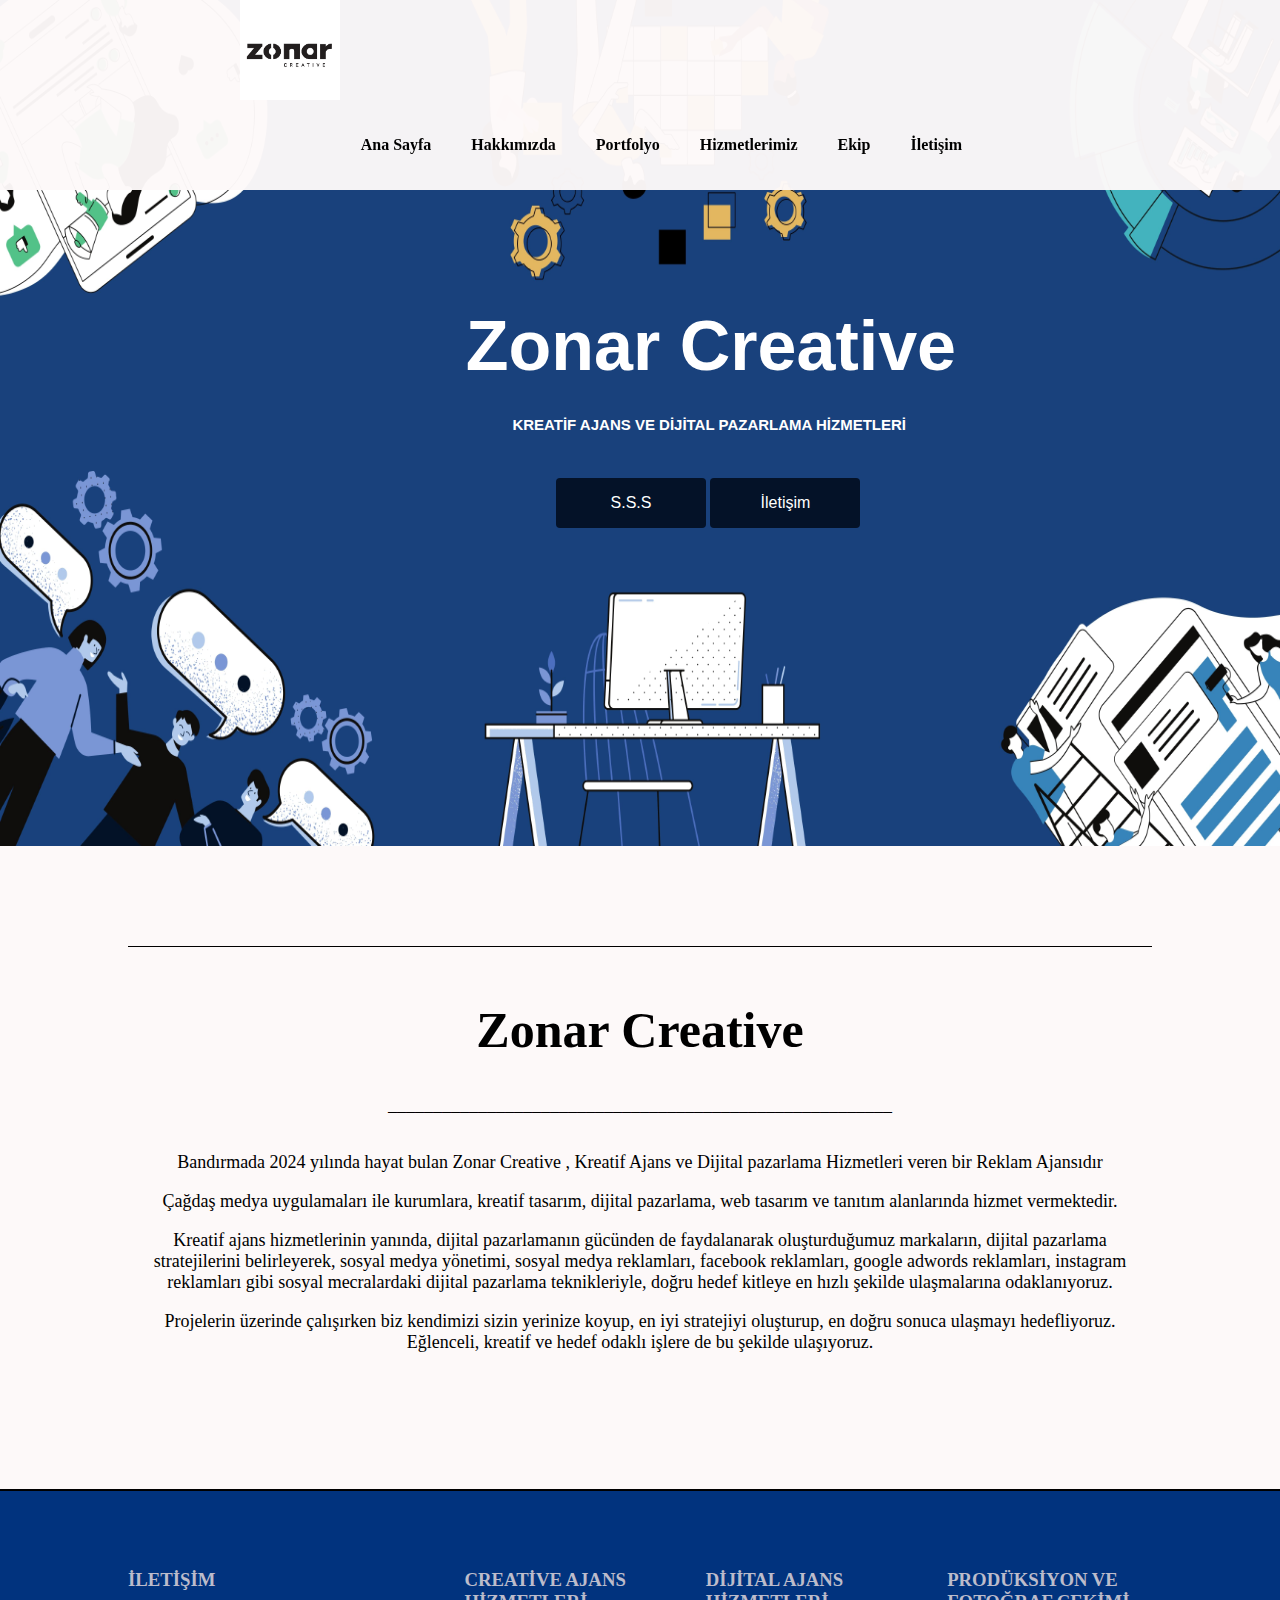
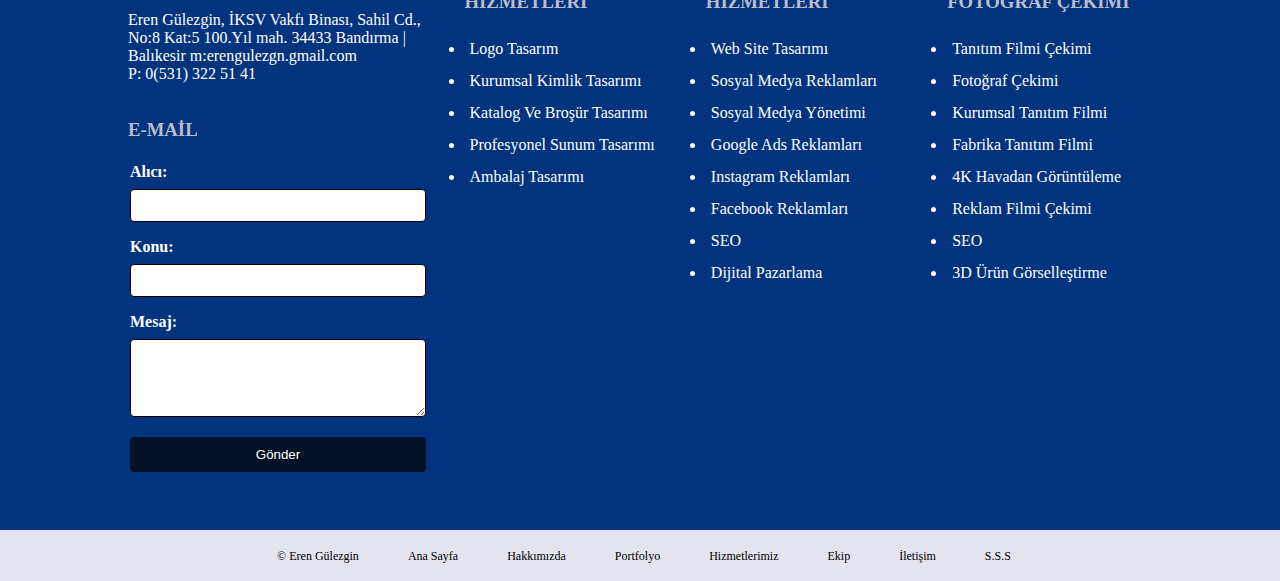
<file: index.html>
<!DOCTYPE html>
<html lang="en">
<head>
    <meta charset="UTF-8">
    <meta name="viewport" content="width=device-width, initial-scale=1.0">
    <meta name="author" content="ErenGulezgin">
    <link rel="stylesheet" href="style.css">
    <title>ZonarCreative</title>
    <link rel="icon" href="favicon.ico" type="image/x-icon">
</head>
<body>
    
    <!-- yukarı buton -->
    
    
    
    <!--Üst Kısım-->
    <div class="konteyner">
        <div class="ust_kisim">
            <div class="logo">
                <img src="Untitled-1-1.png" alt="">
            </div>
            <ul>
                <li><a href="index.html">Ana Sayfa</a></li>
                <li><a href="Hakkımızda.html">Hakkımızda</a></li>
                <li><a href="Portfolyo.html">Portfolyo</a></li>
                <li><a href="Hizmetlerimiz.html">Hizmetlerimiz</a></li>
                <li><a href="Ekip.html">Ekip</a></li>
                <li><a href="İletişim.html">İletişim</a></li>
            </ul>
        </div>
       <div class="merkez_yazi">
        <h1>Zonar Creative</h1>
        <h2>KREATİF AJANS VE DİJİTAL PAZARLAMA HİZMETLERİ</h2>

        <a href="s.s.s.html" target=""><button type="button">S.S.S</button></a>
        <a href="İletişim.html" target=""><button type="button">İletişim</button></a>
        </div>

    </div>
    <!--Üst Kısım Bitiş-->

     <!--Orta Kısım-->

     <section id="Hakkımızda">
        <div class="ic_sayfa">
            <div class="icerik">
                <hr size="1" color="black"> <br> <br><br>
                <h1>Zonar Creative</h1> <br> <br>
                <p>________________________________________________________</p>
                <br><br><p>Bandırmada 2024 yılında hayat bulan Zonar Creative , Kreatif Ajans ve Dijital pazarlama Hizmetleri veren bir Reklam Ajansıdır</p>
                <br><p>Çağdaş medya uygulamaları ile kurumlara, kreatif tasarım, dijital pazarlama, web tasarım ve tanıtım alanlarında hizmet vermektedir.</p>
                <br><p>Kreatif ajans hizmetlerinin yanında, dijital pazarlamanın gücünden de faydalanarak oluşturduğumuz markaların, dijital pazarlama stratejilerini belirleyerek, sosyal medya yönetimi, sosyal medya reklamları, facebook reklamları, google adwords reklamları, instagram reklamları gibi sosyal mecralardaki dijital pazarlama teknikleriyle, doğru hedef kitleye en hızlı şekilde ulaşmalarına odaklanıyoruz.</p>
                <br><p>Projelerin üzerinde çalışırken biz kendimizi sizin yerinize koyup, en iyi stratejiyi oluşturup, en doğru sonuca ulaşmayı hedefliyoruz. Eğlenceli, kreatif ve hedef odaklı işlere de bu şekilde ulaşıyoruz.</p>
                <br> <br>
            </div>
        </div>
     </section>

     <footer id="alt_kisim">
        <div class="ic_kisim">
            <div class="icerik_kisim"> <br>
                <h3>İLETİŞİM</h3>
                <p>Eren Gülezgin, İKSV Vakfı Binası, Sahil Cd., No:8 Kat:5 100.Yıl mah. 34433 Bandırma | Balıkesir m:erengulezgn.gmail.com <br>P: 0(531) 322 51 41</p>
                <br>
                <br><h3>E-MAİL</h3>
                <div class="email-form">
                    <label for="recipient">Alıcı:</label>
                    <input type="email" id="recipient" name="recipient" required>
            
                    <label for="subject">Konu:</label>
                    <input type="text" id="subject" name="subject" required>
            
                    <label for="message">Mesaj:</label>
                    <textarea id="message" name="message" rows="4" required></textarea>
            
                    <button type="submit" onclick="sendEmail()">Gönder</button>
                    <br> <br> 
                </div> <br>

            </div>
            <div class="icerik_kisim"> <br>
                <h3>CREATİVE AJANS HİZMETLERİ</h3>
                <ul>
                    <li>Logo Tasarım</li>
                    <li>Kurumsal Kimlik Tasarımı</li>
                    <li>Katalog Ve Broşür Tasarımı</li>
                    <li>Profesyonel Sunum Tasarımı</li>
                    <li>Ambalaj Tasarımı</li>
                </ul>
            </div>
            <div class="icerik_kisim"> <br>
                <h3>DİJİTAL AJANS HİZMETLERİ</h3>
                <ul>
                    <li>Web Site Tasarımı</li>
                    <li>Sosyal Medya Reklamları</li>
                    <li>Sosyal Medya Yönetimi</li>
                    <li>Google Ads Reklamları</li>
                    <li>Instagram Reklamları</li>
                    <li>Facebook Reklamları</li>
                    <li>SEO</li>
                    <li>Dijital Pazarlama</li>
               </ul>
            </div>
            <div class="icerik_kisim"> <br>
                <h3>PRODÜKSİYON VE FOTOĞRAF ÇEKİMİ</h3>
                <ul>
                    <li>Tanıtım Filmi Çekimi</li>
                    <li>Fotoğraf Çekimi</li>
                    <li>Kurumsal Tanıtım Filmi</li>
                    <li>Fabrika Tanıtım Filmi</li>
                    <li>4K Havadan Görüntüleme</li>
                    <li>Reklam Filmi Çekimi</li>
                    <li>SEO</li>
                    <li>3D Ürün Görselleştirme</li>
               </ul>
            </div>
            
        </div>
     </footer>

    <div class="son_kisim">
        <ul>
            <li><a>© Eren Gülezgin</a></li>
            <li><a href="index.html">Ana Sayfa</a></li>
            <li><a href="Hakkımızda.html">Hakkımızda</a></li>
            <li><a href="Portfolyo.html">Portfolyo</a></li>
            <li><a href="Hizmetlerimiz.html">Hizmetlerimiz</a></li>
            <li><a href="Ekip.html">Ekip</a></li>
            <li><a href="İletişim.html">İletişim</a></li>
            <li><a href="s.s.s.html">S.S.S</a></li>
            
        </ul>
        
    </div>








    
</body>
</html>
</file>
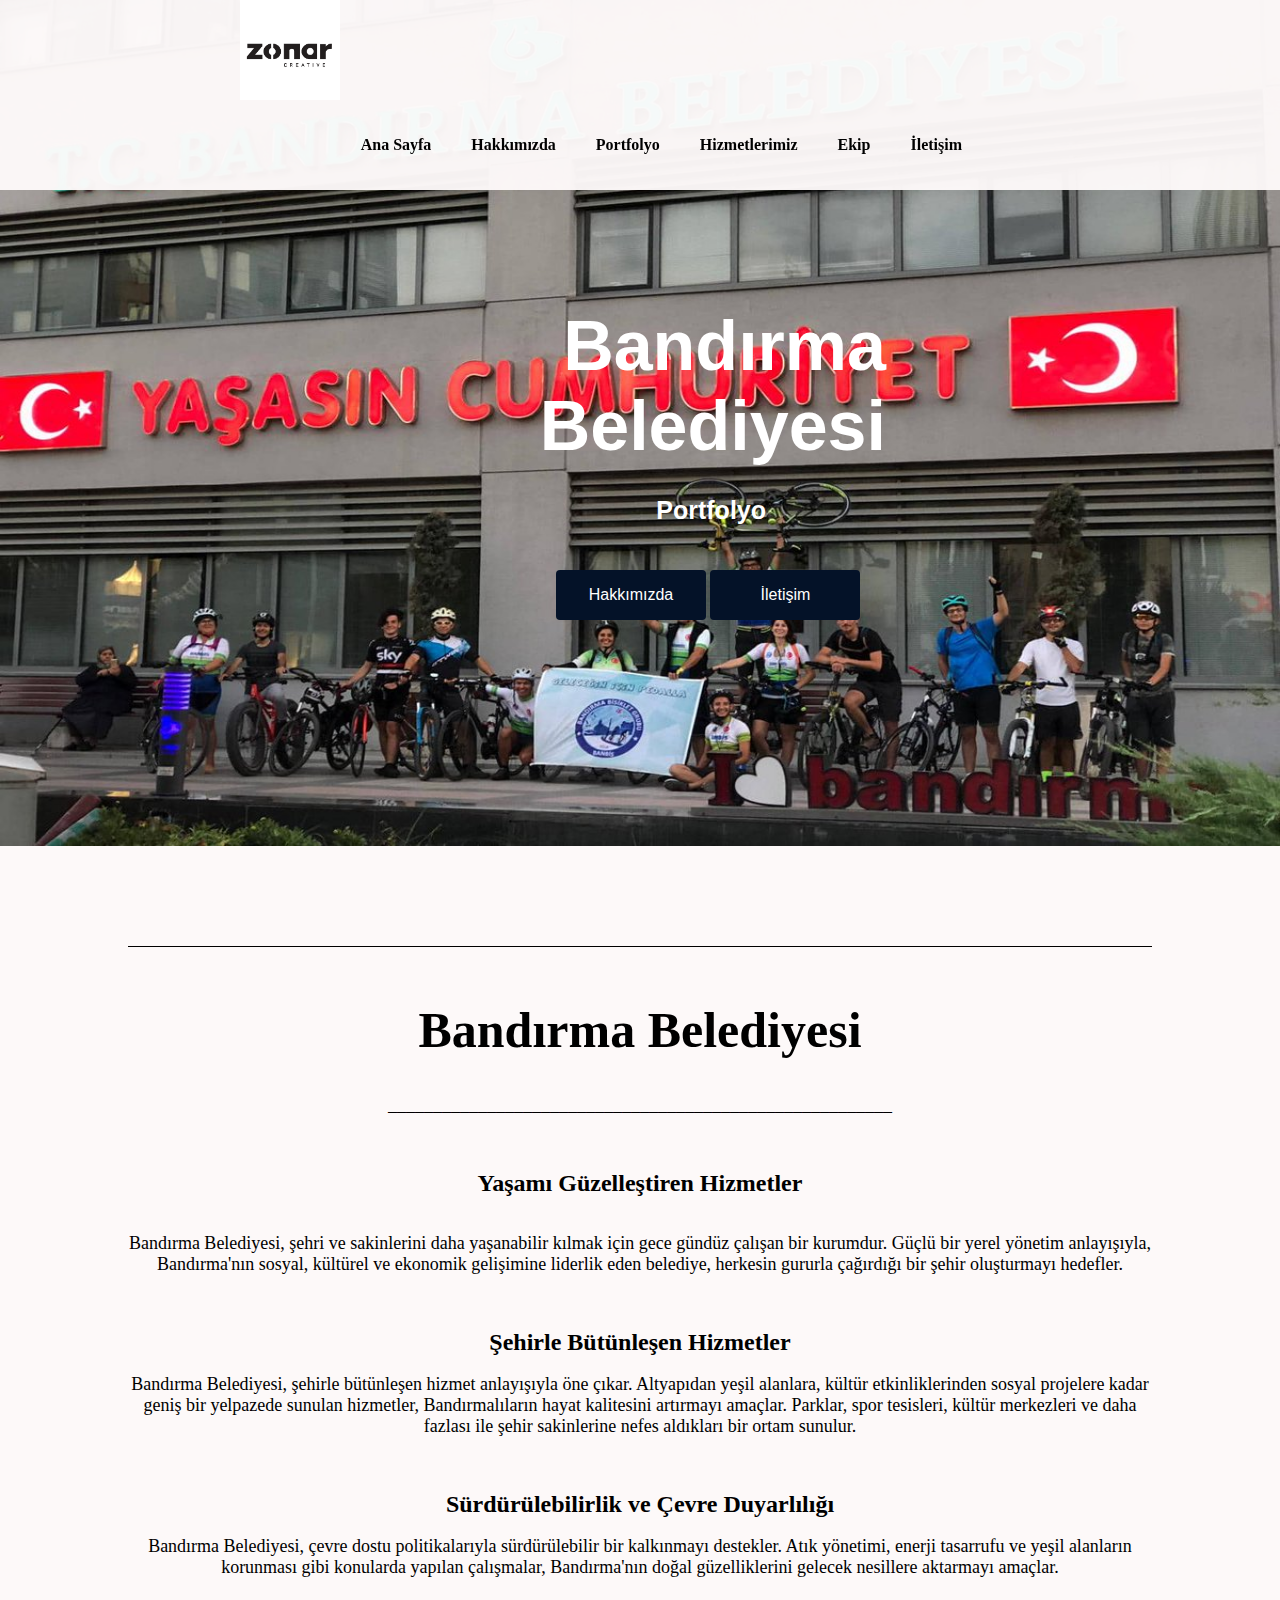
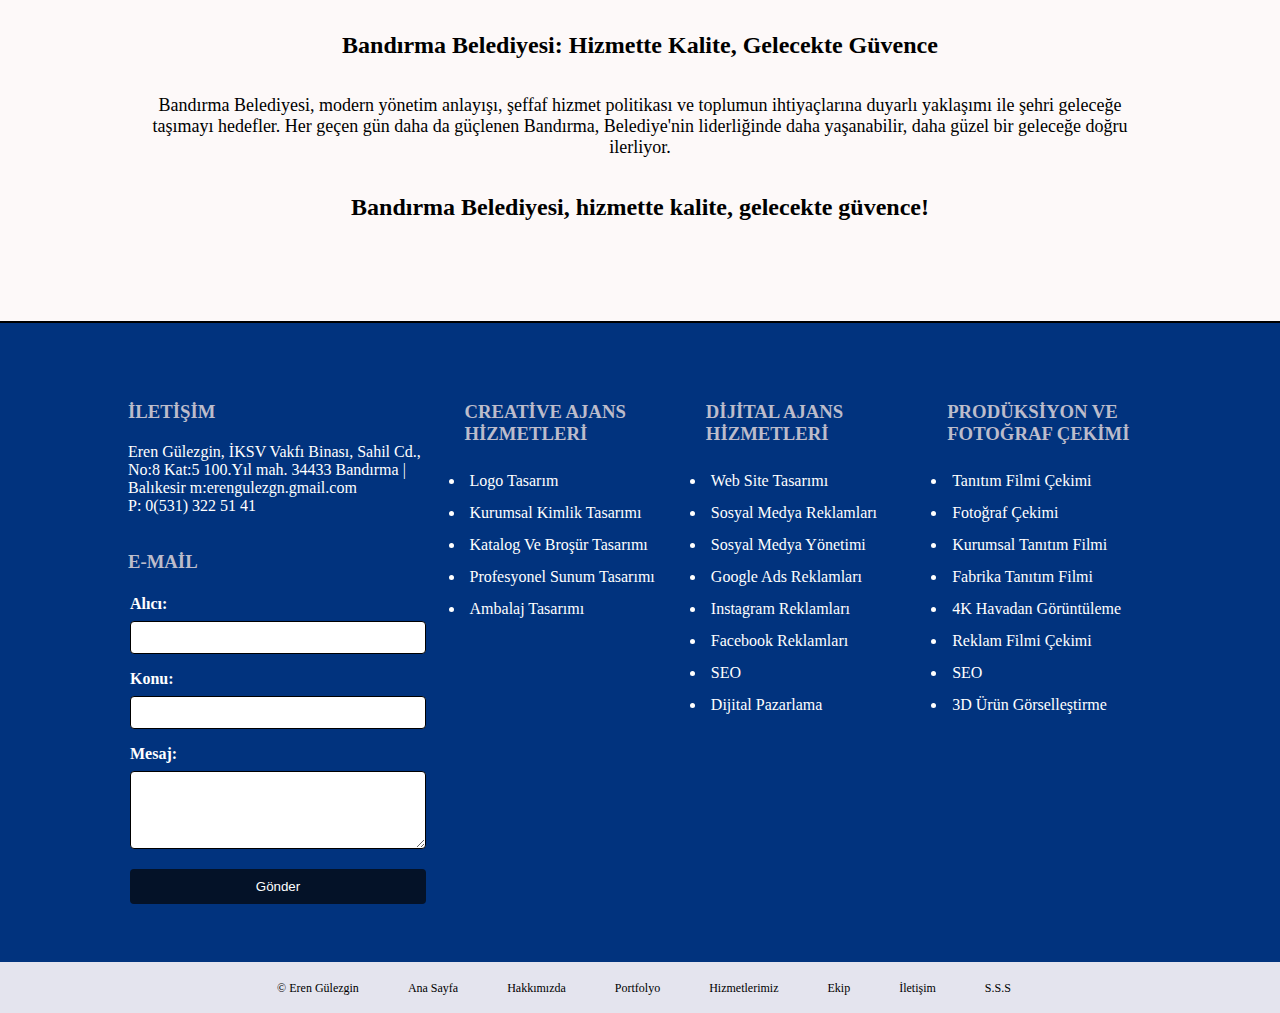
<file: bandırmabelediyesi.html>
<!DOCTYPE html>
<html lang="en">
<head>
    <meta charset="UTF-8">
    <meta name="viewport" content="width=device-width, initial-scale=1.0">
    <meta name="author" content="ErenGulezgin">
    <link rel="stylesheet" href="style.css">
    <title>ZonarCreative</title>
    <link rel="icon" href="favicon.ico" type="image/x-icon">
</head>
<body>
    
    
    <!--Üst Kısım-->
    <div class="konteyner3">
        <div class="ust_kisim">
            <div class="logo">
                <img src="Untitled-1-1.png" alt="">
            </div>
            <ul>
                <li><a href="index.html">Ana Sayfa</a></li>
                <li><a href="Hakkımızda.html">Hakkımızda</a></li>
                <li><a href="Portfolyo.html">Portfolyo</a></li>
                <li><a href="Hizmetlerimiz.html">Hizmetlerimiz</a></li>
                <li><a href="Ekip.html">Ekip</a></li>
                <li><a href="İletişim.html">İletişim</a></li>
            </ul>
        </div>
       <div class="merkez_yazi_belediye">
        <h1>Bandırma Belediyesi</h1>
        <h2>Portfolyo</h2>

        <a href="Hakkımızda.html" target=""><button type="button">Hakkımızda</button></a>
        <a href="İletişim.html" target=""><button type="button">İletişim</button></a>
        </div>

    </div>
    <!--Üst Kısım Bitiş-->

     <!--Orta Kısım-->

     <section id="Hakkımızda">
        <div class="ic_sayfa">
            <div class="icerik">
                <hr size="1" color="black"> <br> <br><br>
                <h1>Bandırma Belediyesi</h1> <br> <br>
                <p>________________________________________________________</p><br> <br><br>
                <h2>Yaşamı Güzelleştiren Hizmetler</h2>
                <br><br><p>Bandırma Belediyesi, şehri ve sakinlerini daha yaşanabilir kılmak için gece gündüz çalışan bir kurumdur. Güçlü bir yerel yönetim anlayışıyla, Bandırma'nın sosyal, kültürel ve ekonomik gelişimine liderlik eden belediye, herkesin gururla çağırdığı bir şehir oluşturmayı hedefler.</p> <br><br>
                <br><h2>Şehirle Bütünleşen Hizmetler</h2>
                <br><p>Bandırma Belediyesi, şehirle bütünleşen hizmet anlayışıyla öne çıkar. Altyapıdan yeşil alanlara, kültür etkinliklerinden sosyal projelere kadar geniş bir yelpazede sunulan hizmetler, Bandırmalıların hayat kalitesini artırmayı amaçlar. Parklar, spor tesisleri, kültür merkezleri ve daha fazlası ile şehir sakinlerine nefes aldıkları bir ortam sunulur.</p> <br><br>
                <br><h2>Sürdürülebilirlik ve Çevre Duyarlılığı</h2>
                <br><p>Bandırma Belediyesi, çevre dostu politikalarıyla sürdürülebilir bir kalkınmayı destekler. Atık yönetimi, enerji tasarrufu ve yeşil alanların korunması gibi konularda yapılan çalışmalar, Bandırma'nın doğal güzelliklerini gelecek nesillere aktarmayı amaçlar.</p> <br><br>
                <br><h2>Bandırma Belediyesi: Hizmette Kalite, Gelecekte Güvence</h2>
                <br><br><p>Bandırma Belediyesi, modern yönetim anlayışı, şeffaf hizmet politikası ve toplumun ihtiyaçlarına duyarlı yaklaşımı ile şehri geleceğe taşımayı hedefler. Her geçen gün daha da güçlenen Bandırma, Belediye'nin liderliğinde daha yaşanabilir, daha güzel bir geleceğe doğru ilerliyor.</p>
                <br><br><h2>Bandırma Belediyesi, hizmette kalite, gelecekte güvence!</h2>
            </div>
        </div>
     </section>

     <footer id="alt_kisim">
        <div class="ic_kisim">
            <div class="icerik_kisim"> <br>
                <h3>İLETİŞİM</h3>
                <p>Eren Gülezgin, İKSV Vakfı Binası, Sahil Cd., No:8 Kat:5 100.Yıl mah. 34433 Bandırma | Balıkesir m:erengulezgn.gmail.com <br>P: 0(531) 322 51 41</p>
                <br>
                <br><h3>E-MAİL</h3>
                <div class="email-form">
                    <label for="recipient">Alıcı:</label>
                    <input type="email" id="recipient" name="recipient" required>
            
                    <label for="subject">Konu:</label>
                    <input type="text" id="subject" name="subject" required>
            
                    <label for="message">Mesaj:</label>
                    <textarea id="message" name="message" rows="4" required></textarea>
            
                    <button type="submit" onclick="sendEmail()">Gönder</button>
                    <br> <br> 
                </div> <br>

            </div>
            <div class="icerik_kisim"> <br>
                <h3>CREATİVE AJANS HİZMETLERİ</h3>
                <ul>
                    <li>Logo Tasarım</li>
                    <li>Kurumsal Kimlik Tasarımı</li>
                    <li>Katalog Ve Broşür Tasarımı</li>
                    <li>Profesyonel Sunum Tasarımı</li>
                    <li>Ambalaj Tasarımı</li>
                </ul>
            </div>
            <div class="icerik_kisim"> <br>
                <h3>DİJİTAL AJANS HİZMETLERİ</h3>
                <ul>
                    <li>Web Site Tasarımı</li>
                    <li>Sosyal Medya Reklamları</li>
                    <li>Sosyal Medya Yönetimi</li>
                    <li>Google Ads Reklamları</li>
                    <li>Instagram Reklamları</li>
                    <li>Facebook Reklamları</li>
                    <li>SEO</li>
                    <li>Dijital Pazarlama</li>
               </ul>
            </div>
            <div class="icerik_kisim"> <br>
                <h3>PRODÜKSİYON VE FOTOĞRAF ÇEKİMİ</h3>
                <ul>
                    <li>Tanıtım Filmi Çekimi</li>
                    <li>Fotoğraf Çekimi</li>
                    <li>Kurumsal Tanıtım Filmi</li>
                    <li>Fabrika Tanıtım Filmi</li>
                    <li>4K Havadan Görüntüleme</li>
                    <li>Reklam Filmi Çekimi</li>
                    <li>SEO</li>
                    <li>3D Ürün Görselleştirme</li>
               </ul>
            </div>
            
        </div>
     </footer>

    <div class="son_kisim">
        <ul>
            <li><a>© Eren Gülezgin</a></li>
            <li><a href="index.html">Ana Sayfa</a></li>
            <li><a href="Hakkımızda.html">Hakkımızda</a></li>
            <li><a href="Portfolyo.html">Portfolyo</a></li>
            <li><a href="Hizmetlerimiz.html">Hizmetlerimiz</a></li>
            <li><a href="Ekip.html">Ekip</a></li>
            <li><a href="İletişim.html">İletişim</a></li>
            <li><a href="s.s.s.html">S.S.S</a></li>
        </ul>
        
    </div>








    
</body>
</html>
</file>
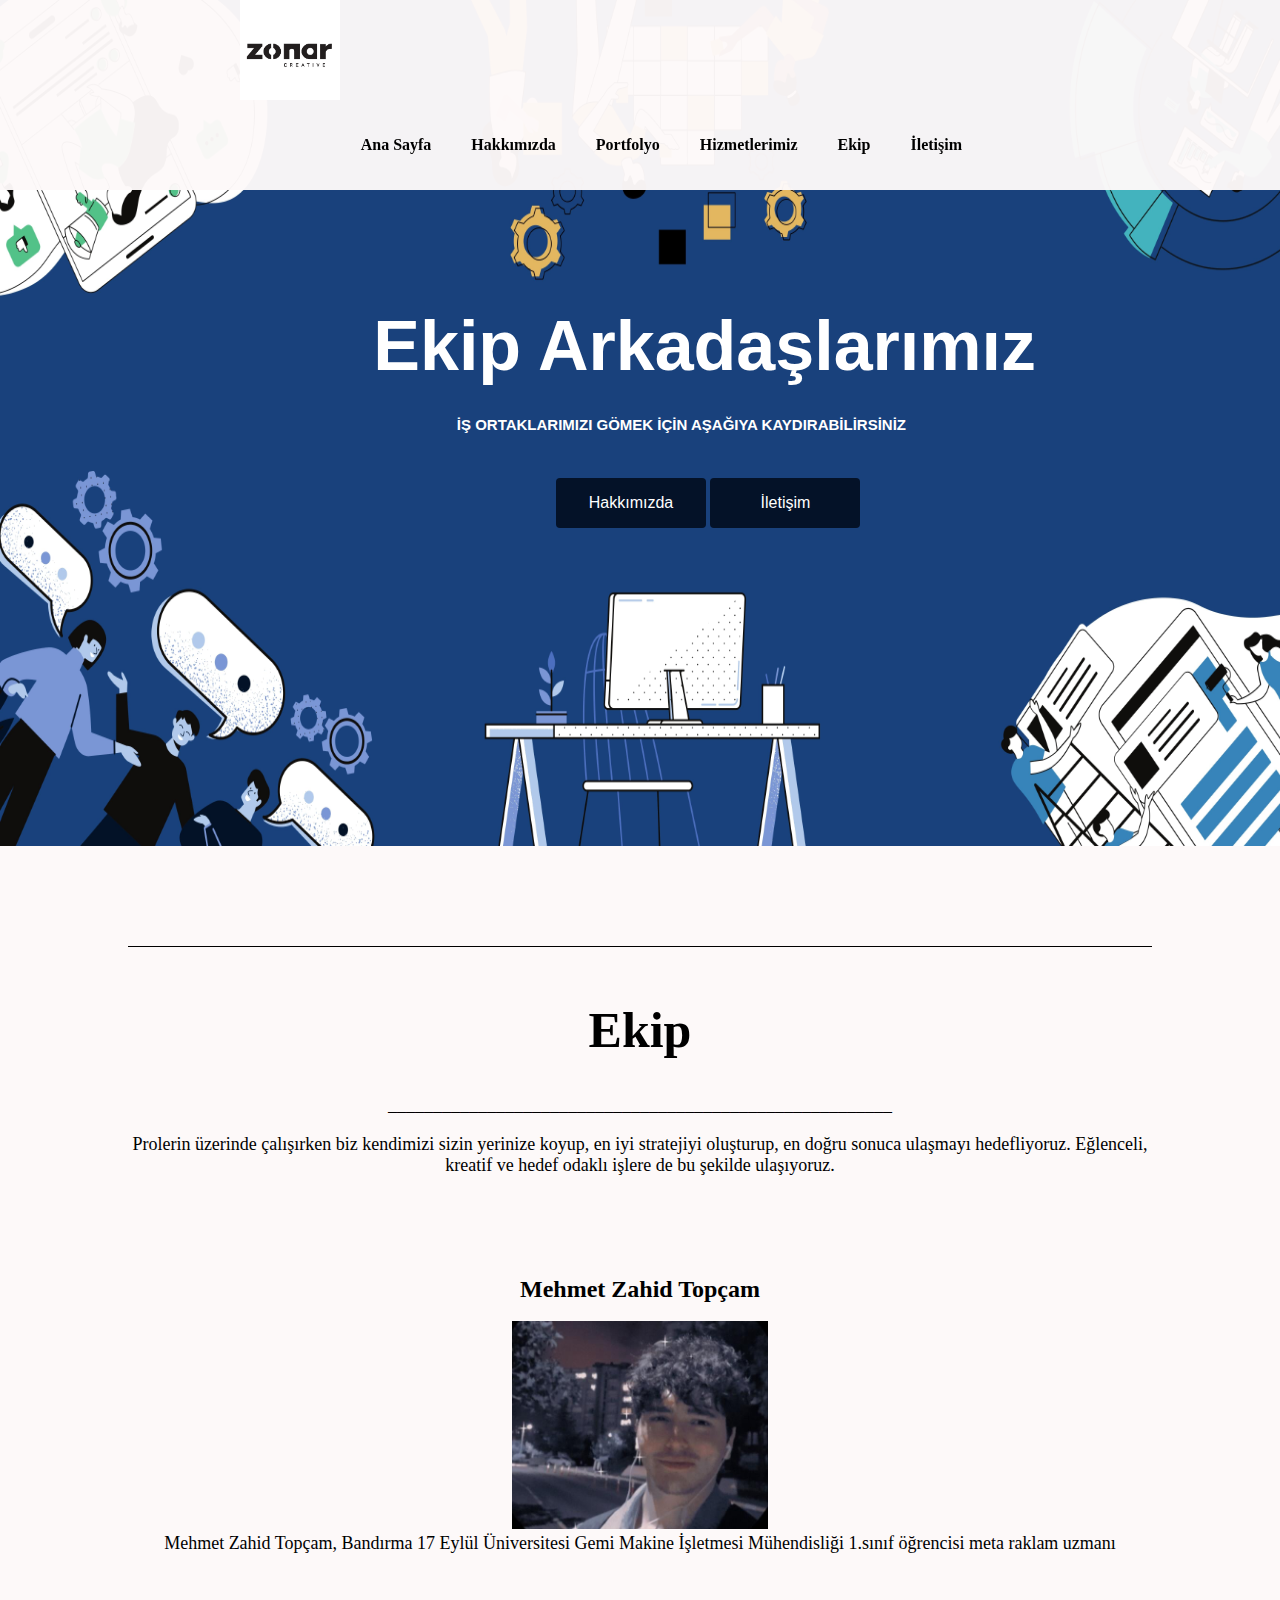
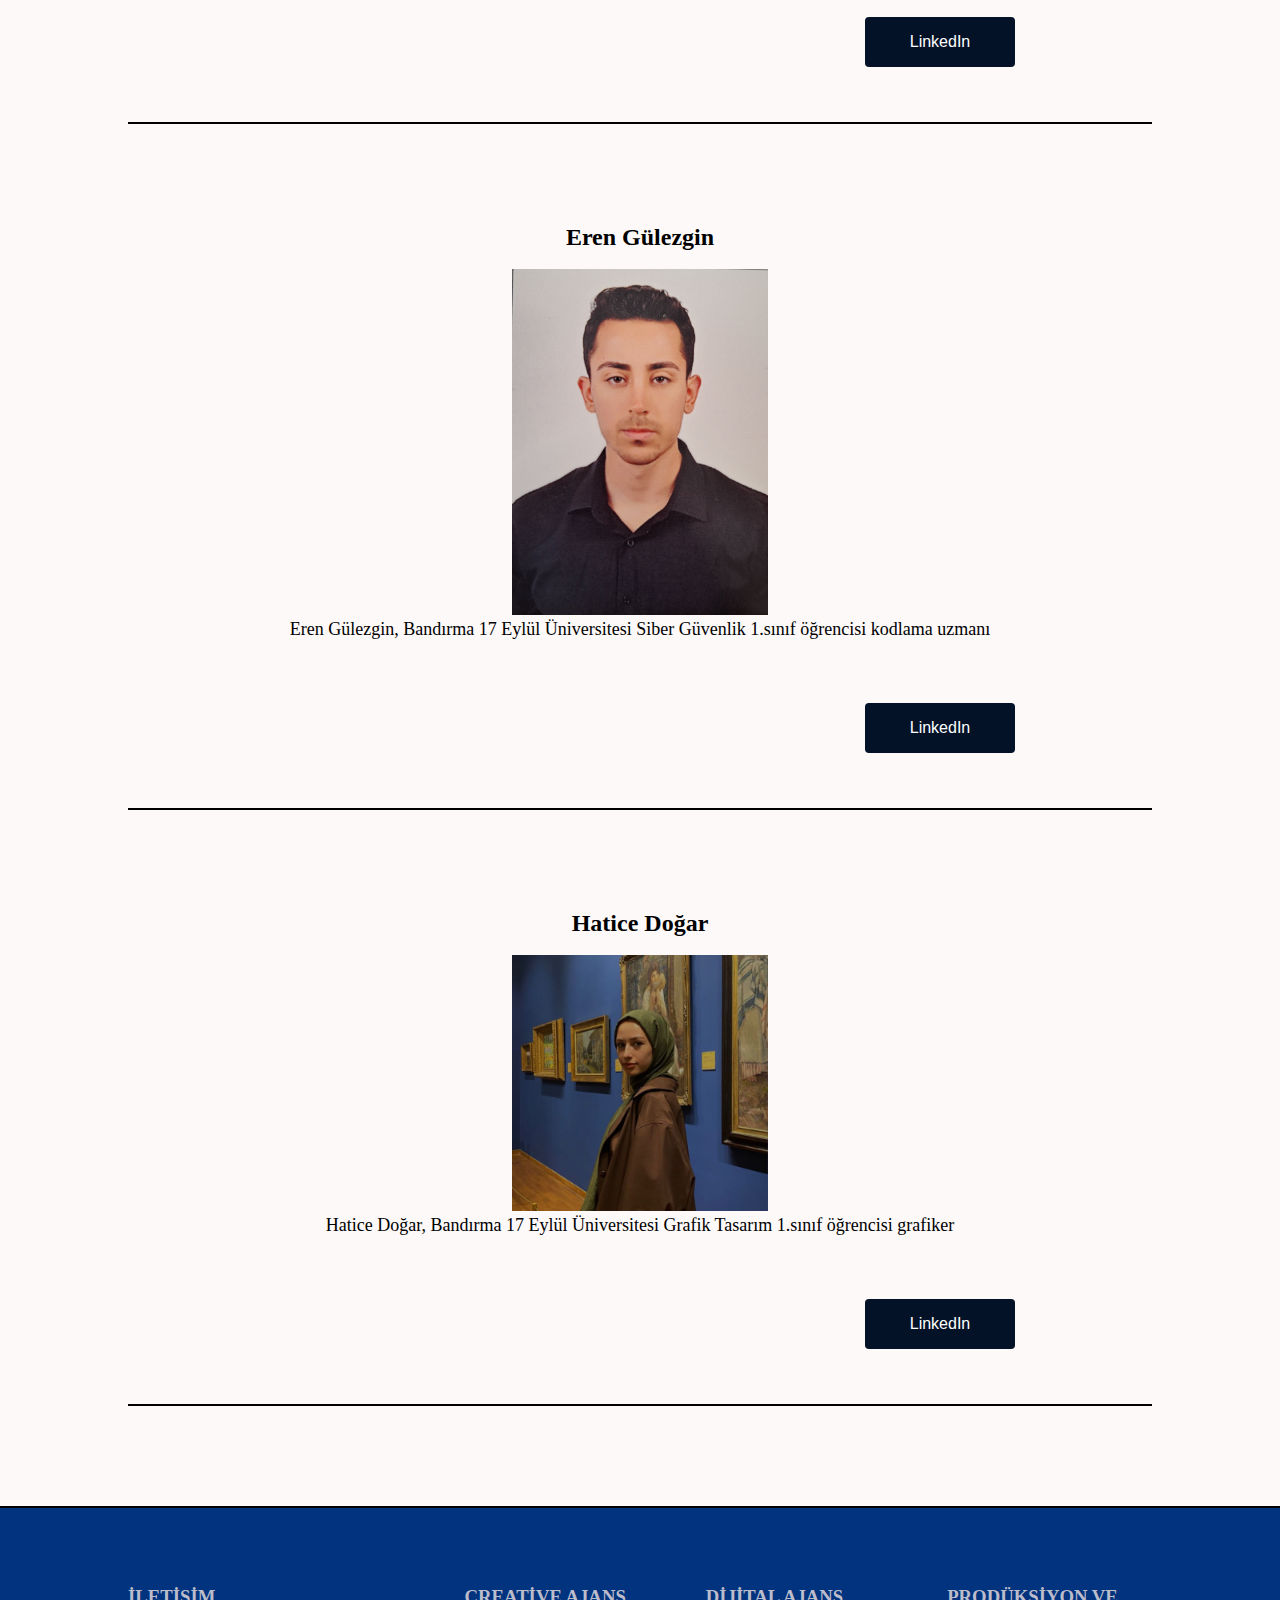
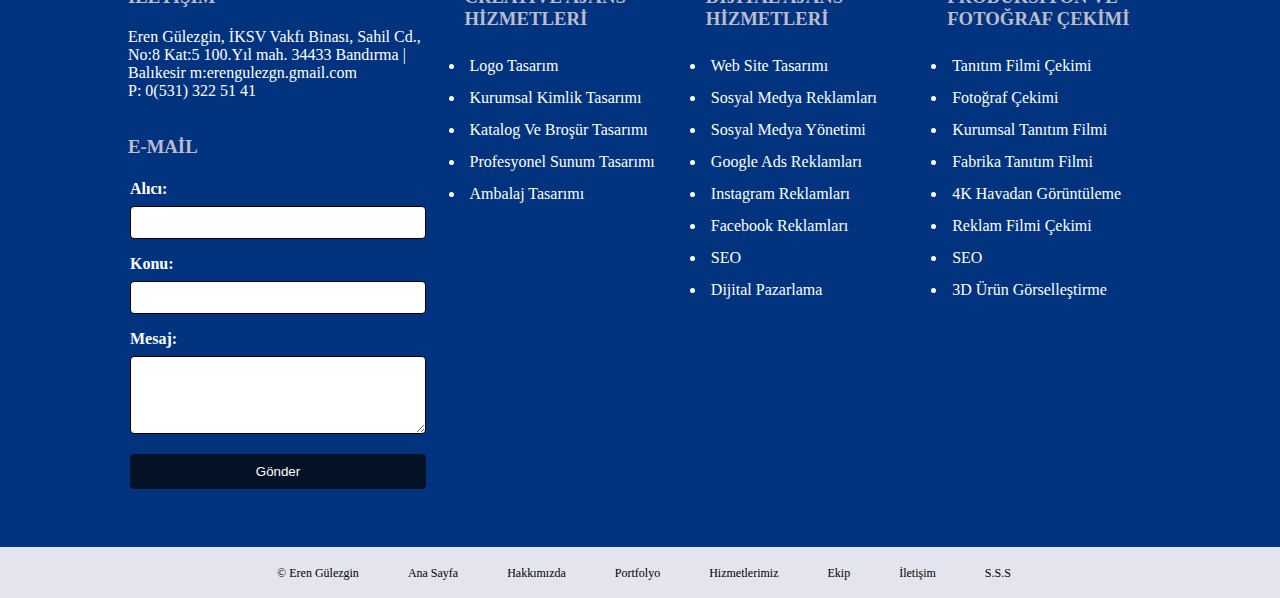
<file: Ekip.html>
<!DOCTYPE html>
<html lang="en">
<head>
    <meta charset="UTF-8">
    <meta name="viewport" content="width=device-width, initial-scale=1.0">
    <meta name="author" content="ErenGulezgin">
    <link rel="stylesheet" href="style.css">
    <title>ZonarCreative</title>
    <link rel="icon" href="favicon.ico" type="image/x-icon">
</head>
<body>
    
    
    <!--Üst Kısım-->
    <div class="konteyner">
        <div class="ust_kisim">
            <div class="logo">
                <img src="Untitled-1-1.png" alt="">
            </div>
            <ul>
                <li><a href="index.html">Ana Sayfa</a></li>
                <li><a href="Hakkımızda.html">Hakkımızda</a></li>
                <li><a href="Portfolyo.html">Portfolyo</a></li>
                <li><a href="Hizmetlerimiz.html">Hizmetlerimiz</a></li>
                <li><a href="Ekip.html">Ekip</a></li>
                <li><a href="İletişim.html">İletişim</a></li>
            </ul>
        </div>
       <div class="merkez_yazi_ekip">
        <h1>Ekip Arkadaşlarımız</h1>
        <h2>İŞ ORTAKLARIMIZI GÖMEK İÇİN AŞAĞIYA KAYDIRABİLİRSİNİZ</h2>

        <a href="Hakkımızda.html" target=""><button type="button">Hakkımızda</button></a>
        <a href="İletişim.html" target=""><button type="button">İletişim</button></a>
        </div>

    </div>
    <!--Üst Kısım Bitiş-->

     <!--Orta Kısım-->

     <section id="Hakkımızda">
        <div class="ic_sayfa">
            <div class="icerik">
                <hr size="1" color="black"> <br> <br><br>
                <h1>Ekip</h1> <br> <br>
                <p>________________________________________________________</p>
            
                
               
                <br><p>Prolerin üzerinde çalışırken biz kendimizi sizin yerinize koyup, en iyi stratejiyi oluşturup, en doğru sonuca ulaşmayı hedefliyoruz. Eğlenceli, kreatif ve hedef odaklı işlere de bu şekilde ulaşıyoruz.</p>
                
                <main>
                    <section class="ekip-uye">
                      <h2>Mehmet Zahid Topçam</h2><br>
                      <img src="vesikalık1.jpg" alt="Ekip Üyesi 1">
                      <p>Mehmet Zahid Topçam, Bandırma 17 Eylül Üniversitesi Gemi Makine İşletmesi Mühendisliği 1.sınıf öğrencisi meta raklam uzmanı</p> <br>
                      <a href="https://www.linkedin.com/in/mehmet-zahid-top%C3%A7am-08251a278/" target="_blank"><button type="button">LinkedIn</button></a>
                    </section>
                    <section class="ekip-uye">
                      <h2>Eren Gülezgin</h2><br>
                      <img src="Vesikalık.jpg" alt="Ekip Üyesi 2">
                      <p>Eren Gülezgin, Bandırma 17 Eylül Üniversitesi Siber Güvenlik 1.sınıf öğrencisi kodlama uzmanı</p> <br>
                      <a href="https://www.linkedin.com/in/eren-g%C3%BClezgin-5b5766294/" target="_blank"><button type="button">LinkedIn</button></a>
                    </section>
                    <section class="ekip-uye">
                      <h2>Hatice Doğar</h2><br>
                      <img src="file.jpg" alt="Ekip Üyesi 3">
                      <p>Hatice Doğar, Bandırma 17 Eylül Üniversitesi Grafik Tasarım 1.sınıf öğrencisi grafiker</p> <br>
                      <a href="https://www.linkedin.com/in/hatice-do%C4%9Far-026781269/" target="_blank"><button type="button">LinkedIn</button></a>
                    </section>
                  </main>
            </div>
        </div>
     </section>

     <footer id="alt_kisim">
        <div class="ic_kisim">
            <div class="icerik_kisim"> <br>
                <h3>İLETİŞİM</h3>
                <p>Eren Gülezgin, İKSV Vakfı Binası, Sahil Cd., No:8 Kat:5 100.Yıl mah. 34433 Bandırma | Balıkesir m:erengulezgn.gmail.com <br>P: 0(531) 322 51 41</p>
                <br>
                <br><h3>E-MAİL</h3>
                <div class="email-form">
                    <label for="recipient">Alıcı:</label>
                    <input type="email" id="recipient" name="recipient" required>
            
                    <label for="subject">Konu:</label>
                    <input type="text" id="subject" name="subject" required>
            
                    <label for="message">Mesaj:</label>
                    <textarea id="message" name="message" rows="4" required></textarea>
            
                    <button type="submit" onclick="sendEmail()">Gönder</button>
                    <br> <br> 
                </div> <br>

            </div>
            <div class="icerik_kisim"> <br>
                <h3>CREATİVE AJANS HİZMETLERİ</h3>
                <ul>
                    <li>Logo Tasarım</li>
                    <li>Kurumsal Kimlik Tasarımı</li>
                    <li>Katalog Ve Broşür Tasarımı</li>
                    <li>Profesyonel Sunum Tasarımı</li>
                    <li>Ambalaj Tasarımı</li>
                </ul>
            </div>
            <div class="icerik_kisim"> <br>
                <h3>DİJİTAL AJANS HİZMETLERİ</h3>
                <ul>
                    <li>Web Site Tasarımı</li>
                    <li>Sosyal Medya Reklamları</li>
                    <li>Sosyal Medya Yönetimi</li>
                    <li>Google Ads Reklamları</li>
                    <li>Instagram Reklamları</li>
                    <li>Facebook Reklamları</li>
                    <li>SEO</li>
                    <li>Dijital Pazarlama</li>
               </ul>
            </div>
            <div class="icerik_kisim"> <br>
                <h3>PRODÜKSİYON VE FOTOĞRAF ÇEKİMİ</h3>
                <ul>
                    <li>Tanıtım Filmi Çekimi</li>
                    <li>Fotoğraf Çekimi</li>
                    <li>Kurumsal Tanıtım Filmi</li>
                    <li>Fabrika Tanıtım Filmi</li>
                    <li>4K Havadan Görüntüleme</li>
                    <li>Reklam Filmi Çekimi</li>
                    <li>SEO</li>
                    <li>3D Ürün Görselleştirme</li>
               </ul>
            </div>
            
        </div>
     </footer>

    <div class="son_kisim">
        <ul>
            <li><a>© Eren Gülezgin</a></li>
            <li><a href="index.html">Ana Sayfa</a></li>
            <li><a href="Hakkımızda.html">Hakkımızda</a></li>
            <li><a href="Portfolyo.html">Portfolyo</a></li>
            <li><a href="Hizmetlerimiz.html">Hizmetlerimiz</a></li>
            <li><a href="Ekip.html">Ekip</a></li>
            <li><a href="İletişim.html">İletişim</a></li>
            <li><a href="s.s.s.html">S.S.S</a></li>
        </ul>
        
    </div>








    
</body>
</html>
</file>
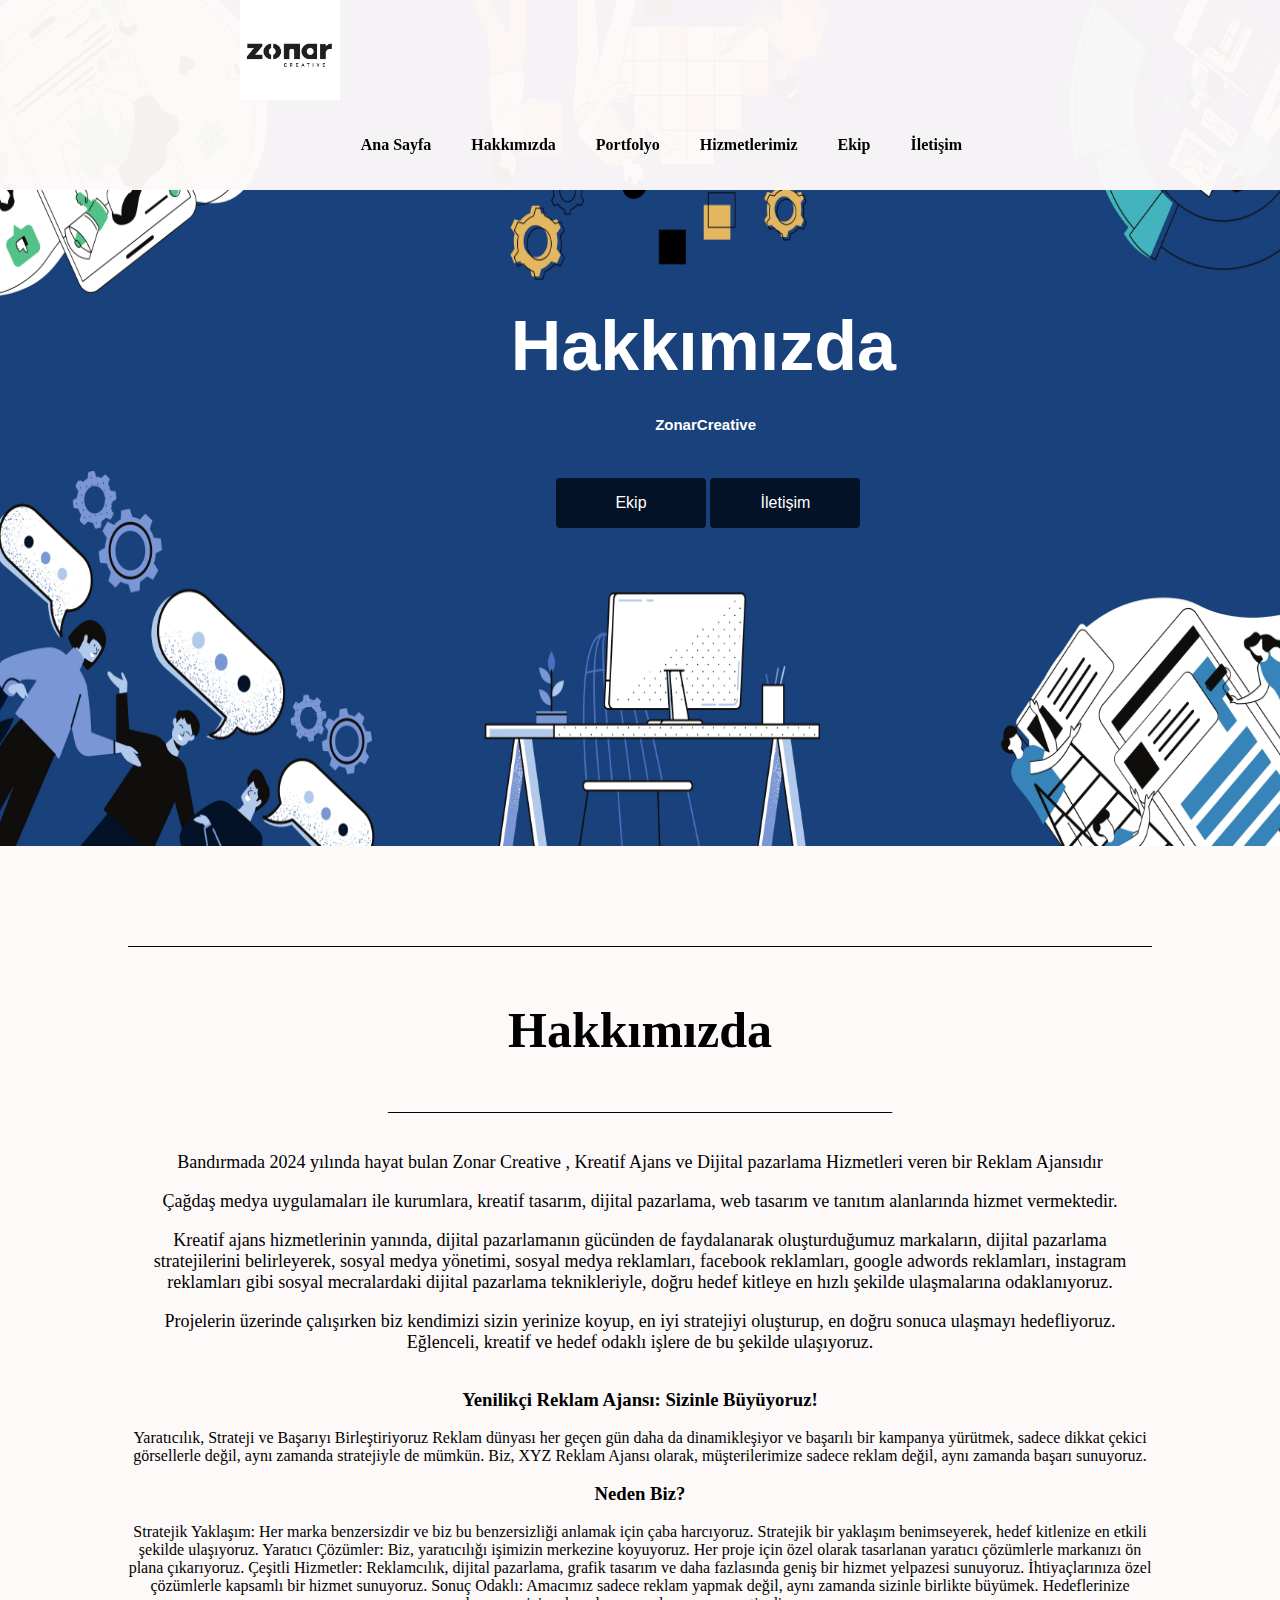
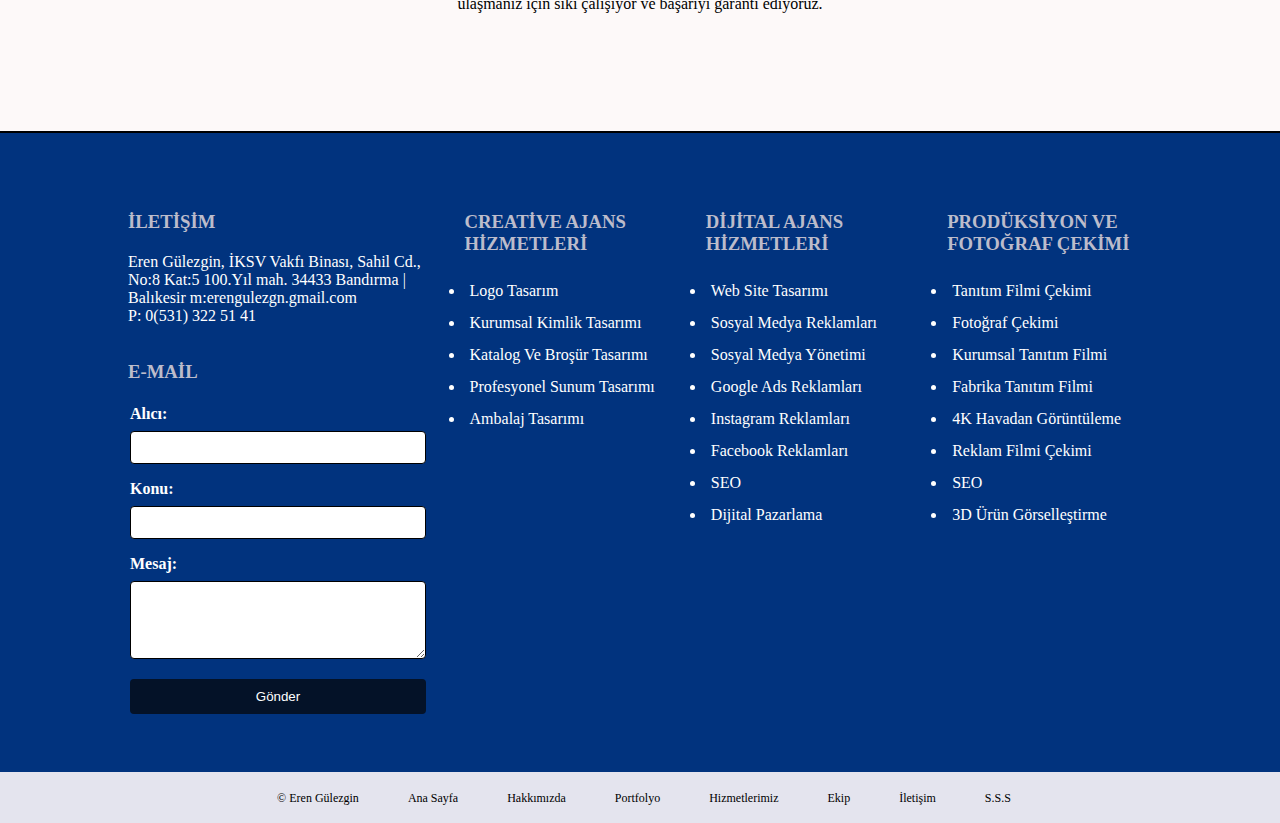
<file: Hakkımızda.html>
<!DOCTYPE html>
<html lang="en">
<head>
    <meta charset="UTF-8">
    <meta name="viewport" content="width=device-width, initial-scale=1.0">
    <meta name="author" content="ErenGulezgin">
    <link rel="stylesheet" href="style.css">
    <title>ZonarCreative</title>
    <link rel="icon" href="favicon.ico" type="image/x-icon">
</head>
<body>
    
    
    <!--Üst Kısım-->
    <div class="konteyner">
        <div class="ust_kisim">
            <div class="logo">
                <img src="Untitled-1-1.png" alt="">
            </div>
            <ul>
                <li><a href="index.html">Ana Sayfa</a></li>
                <li><a href="Hakkımızda.html">Hakkımızda</a></li>
                <li><a href="Portfolyo.html">Portfolyo</a></li>
                <li><a href="Hizmetlerimiz.html">Hizmetlerimiz</a></li>
                <li><a href="Ekip.html">Ekip</a></li>
                <li><a href="İletişim.html">İletişim</a></li>
            </ul>
        </div>
       <div class="merkez_yazi_hakkimizda">
        <h1>Hakkımızda</h1>
        <h2>ZonarCreative</h2>

        <a href="Ekip.html" target=""><button type="button">Ekip</button></a>
        <a href="İletişim.html" target=""><button type="button">İletişim</button></a>
        </div>

    </div>
    <!--Üst Kısım Bitiş-->

     <!--Orta Kısım-->

     <section id="Hakkımızda">
        <div class="ic_sayfa">
            <div class="icerik">
                <hr size="1" color="black"> <br> <br><br>
                <h1>Hakkımızda</h1> <br> <br>
                <p>________________________________________________________</p>
                <br><br><p>Bandırmada 2024 yılında hayat bulan Zonar Creative , Kreatif Ajans ve Dijital pazarlama Hizmetleri veren bir Reklam Ajansıdır</p>
                <br><p>Çağdaş medya uygulamaları ile kurumlara, kreatif tasarım, dijital pazarlama, web tasarım ve tanıtım alanlarında hizmet vermektedir.</p>
                <br><p>Kreatif ajans hizmetlerinin yanında, dijital pazarlamanın gücünden de faydalanarak oluşturduğumuz markaların, dijital pazarlama stratejilerini belirleyerek, sosyal medya yönetimi, sosyal medya reklamları, facebook reklamları, google adwords reklamları, instagram reklamları gibi sosyal mecralardaki dijital pazarlama teknikleriyle, doğru hedef kitleye en hızlı şekilde ulaşmalarına odaklanıyoruz.</p>
                <br><p>Projelerin üzerinde çalışırken biz kendimizi sizin yerinize koyup, en iyi stratejiyi oluşturup, en doğru sonuca ulaşmayı hedefliyoruz. Eğlenceli, kreatif ve hedef odaklı işlere de bu şekilde ulaşıyoruz.</p>
                <br><br><h3>Yenilikçi Reklam Ajansı: Sizinle Büyüyoruz! </h3><br>
                    Yaratıcılık, Strateji ve Başarıyı Birleştiriyoruz
                    Reklam dünyası her geçen gün daha da dinamikleşiyor ve başarılı bir kampanya yürütmek, sadece dikkat çekici görsellerle değil, aynı zamanda stratejiyle de mümkün. Biz, XYZ Reklam Ajansı olarak, müşterilerimize sadece reklam değil, aynı zamanda başarı sunuyoruz.
                    <br><br><h3>Neden Biz?</h3><br>
                    Stratejik Yaklaşım: Her marka benzersizdir ve biz bu benzersizliği anlamak için çaba harcıyoruz. Stratejik bir yaklaşım benimseyerek, hedef kitlenize en etkili şekilde ulaşıyoruz.
                    Yaratıcı Çözümler: Biz, yaratıcılığı işimizin merkezine koyuyoruz. Her proje için özel olarak tasarlanan yaratıcı çözümlerle markanızı ön plana çıkarıyoruz.
                    Çeşitli Hizmetler: Reklamcılık, dijital pazarlama, grafik tasarım ve daha fazlasında geniş bir hizmet yelpazesi sunuyoruz. İhtiyaçlarınıza özel çözümlerle kapsamlı bir hizmet sunuyoruz.
                    Sonuç Odaklı: Amacımız sadece reklam yapmak değil, aynı zamanda sizinle birlikte büyümek. Hedeflerinize ulaşmanız için sıkı çalışıyor ve başarıyı garanti ediyoruz.</h4>

                <br> <br>
            </div>
        </div>
     </section>

     <footer id="alt_kisim">
        <div class="ic_kisim">
            <div class="icerik_kisim"> <br>
                <h3>İLETİŞİM</h3>
                <p>Eren Gülezgin, İKSV Vakfı Binası, Sahil Cd., No:8 Kat:5 100.Yıl mah. 34433 Bandırma | Balıkesir m:erengulezgn.gmail.com <br>P: 0(531) 322 51 41</p>
                <br>
                <br><h3>E-MAİL</h3>
                <div class="email-form">
                    <label for="recipient">Alıcı:</label>
                    <input type="email" id="recipient" name="recipient" required>
            
                    <label for="subject">Konu:</label>
                    <input type="text" id="subject" name="subject" required>
            
                    <label for="message">Mesaj:</label>
                    <textarea id="message" name="message" rows="4" required></textarea>
            
                    <button type="submit" onclick="sendEmail()">Gönder</button>
                    <br> <br> 
                </div> <br>

            </div>
            <div class="icerik_kisim"> <br>
                <h3>CREATİVE AJANS HİZMETLERİ</h3>
                <ul>
                    <li>Logo Tasarım</li>
                    <li>Kurumsal Kimlik Tasarımı</li>
                    <li>Katalog Ve Broşür Tasarımı</li>
                    <li>Profesyonel Sunum Tasarımı</li>
                    <li>Ambalaj Tasarımı</li>
                </ul>
            </div>
            <div class="icerik_kisim"> <br>
                <h3>DİJİTAL AJANS HİZMETLERİ</h3>
                <ul>
                    <li>Web Site Tasarımı</li>
                    <li>Sosyal Medya Reklamları</li>
                    <li>Sosyal Medya Yönetimi</li>
                    <li>Google Ads Reklamları</li>
                    <li>Instagram Reklamları</li>
                    <li>Facebook Reklamları</li>
                    <li>SEO</li>
                    <li>Dijital Pazarlama</li>
               </ul>
            </div>
            <div class="icerik_kisim"> <br>
                <h3>PRODÜKSİYON VE FOTOĞRAF ÇEKİMİ</h3>
                <ul>
                    <li>Tanıtım Filmi Çekimi</li>
                    <li>Fotoğraf Çekimi</li>
                    <li>Kurumsal Tanıtım Filmi</li>
                    <li>Fabrika Tanıtım Filmi</li>
                    <li>4K Havadan Görüntüleme</li>
                    <li>Reklam Filmi Çekimi</li>
                    <li>SEO</li>
                    <li>3D Ürün Görselleştirme</li>
               </ul>
            </div>
            
        </div>
     </footer>

    <div class="son_kisim">
        <ul>
            <li><a>© Eren Gülezgin</a></li>
            <li><a href="index.html">Ana Sayfa</a></li>
            <li><a href="Hakkımızda.html">Hakkımızda</a></li>
            <li><a href="Portfolyo.html">Portfolyo</a></li>
            <li><a href="Hizmetlerimiz.html">Hizmetlerimiz</a></li>
            <li><a href="Ekip.html">Ekip</a></li>
            <li><a href="İletişim.html">İletişim</a></li>
            <li><a href="s.s.s.html">S.S.S</a></li>
        </ul>
        
    </div>








    
</body>
</html>
</file>
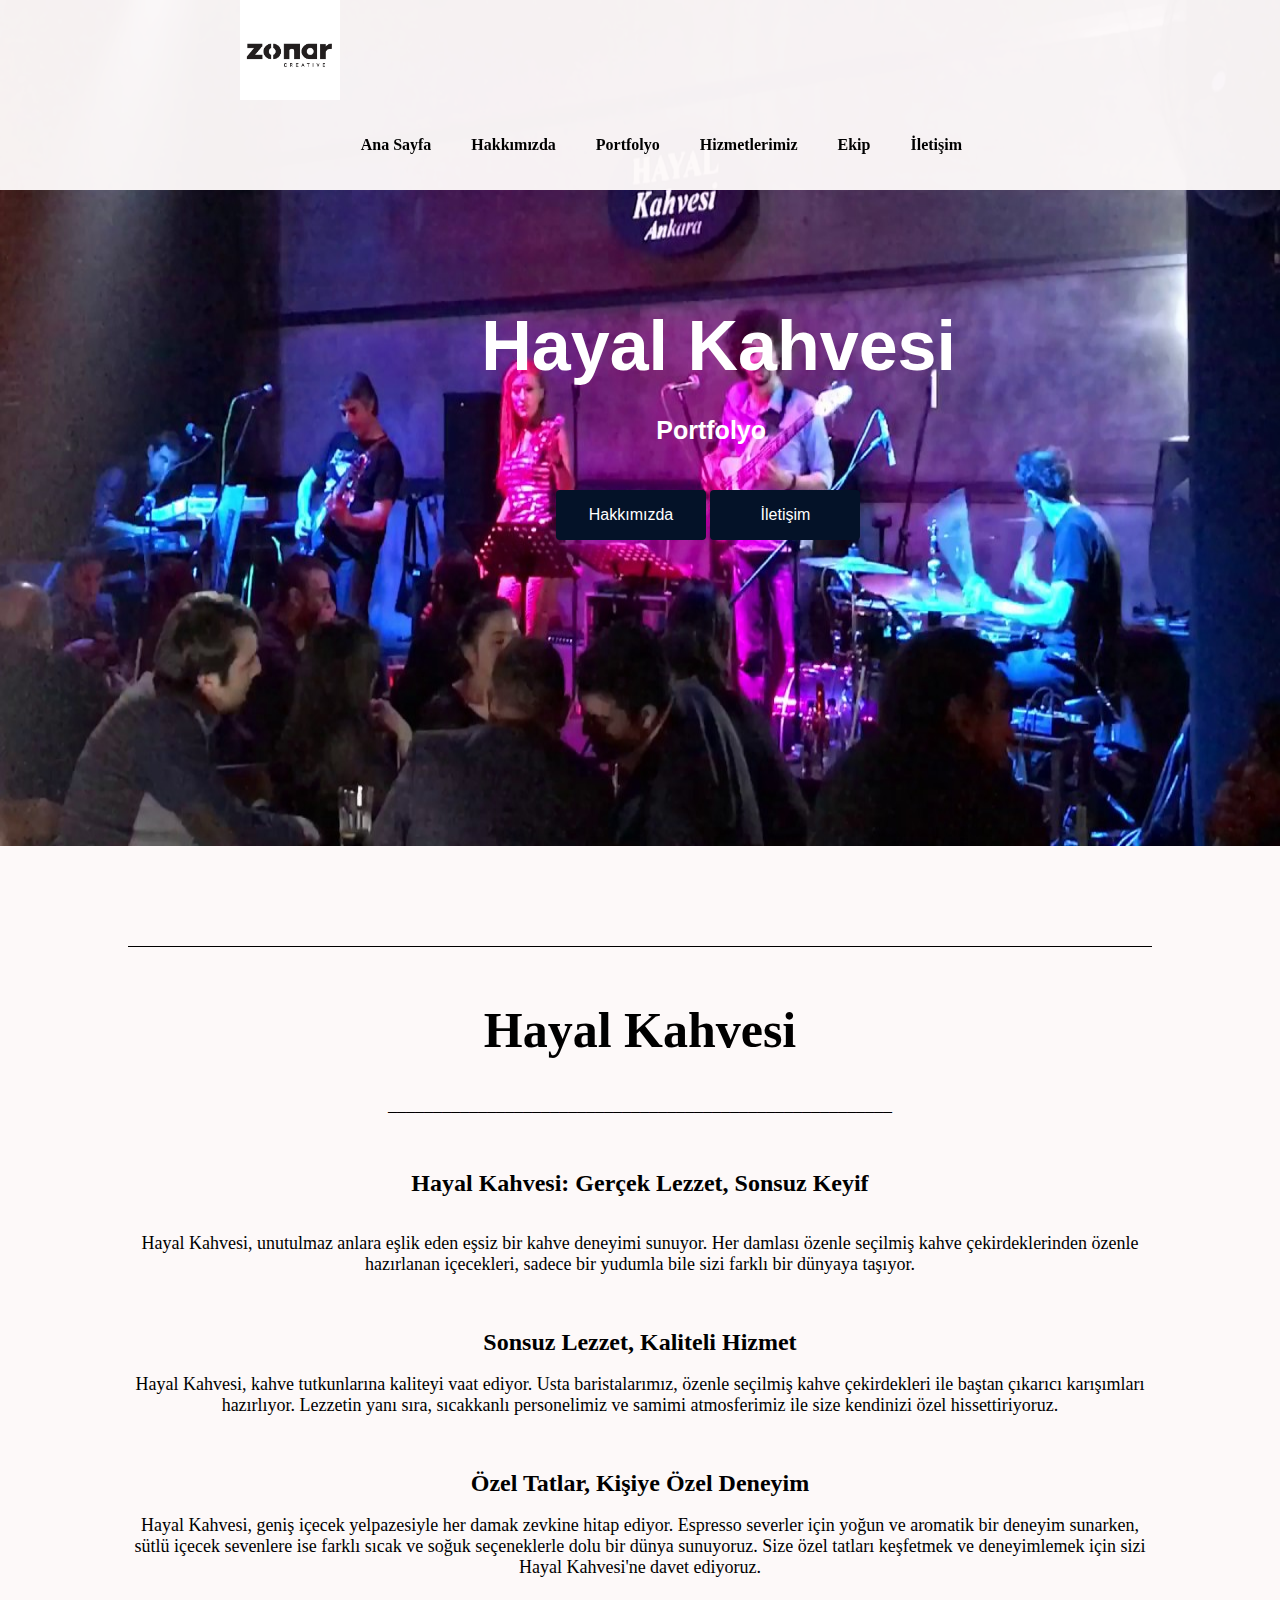
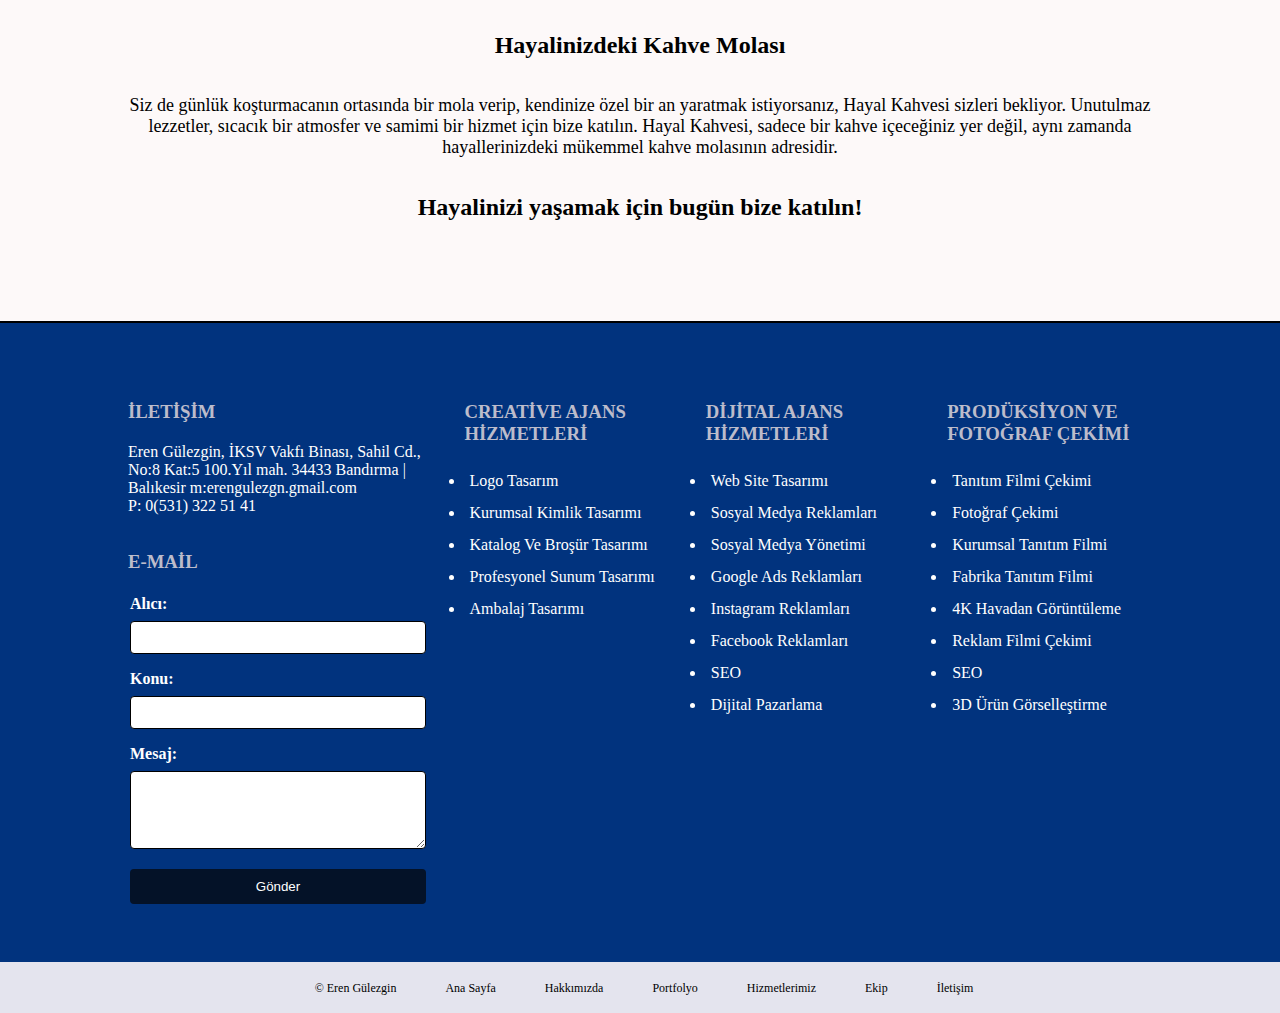
<file: hayalkahvesi.html>
<!DOCTYPE html>
<html lang="en">
<head>
    <meta charset="UTF-8">
    <meta name="viewport" content="width=device-width, initial-scale=1.0">
    <meta name="author" content="ErenGulezgin">
    <link rel="stylesheet" href="style.css">
    <title>ZonarCreative</title>
    <link rel="icon" href="favicon.ico" type="image/x-icon">
</head>
<body>
    
    
    <!--Üst Kısım-->
    <div class="konteyner1">
        <div class="ust_kisim">
            <div class="logo">
                <img src="Untitled-1-1.png" alt="">
            </div>
            <ul>
                <li><a href="index.html">Ana Sayfa</a></li>
                <li><a href="Hakkımızda.html">Hakkımızda</a></li>
                <li><a href="Portfolyo.html">Portfolyo</a></li>
                <li><a href="Hizmetlerimiz.html">Hizmetlerimiz</a></li>
                <li><a href="Ekip.html">Ekip</a></li>
                <li><a href="İletişim.html">İletişim</a></li>
            </ul>
        </div>
       <div class="merkez_yazi_hayal">
        <h1>Hayal Kahvesi</h1>
        <h2>Portfolyo</h2>

        <a href="Hakkımızda.html" target=""><button type="button">Hakkımızda</button></a>
        <a href="İletişim.html" target=""><button type="button">İletişim</button></a>
        </div>

    </div>
    <!--Üst Kısım Bitiş-->

     <!--Orta Kısım-->

     <section id="Hakkımızda">
        <div class="ic_sayfa">
            <div class="icerik">
                <hr size="1" color="black"> <br> <br><br>
                <h1>Hayal Kahvesi</h1> <br> <br>
                <p>________________________________________________________</p><br> <br><br>
                <h2>Hayal Kahvesi: Gerçek Lezzet, Sonsuz Keyif</h2>
                <br><br><p>Hayal Kahvesi, unutulmaz anlara eşlik eden eşsiz bir kahve deneyimi sunuyor. Her damlası özenle seçilmiş kahve çekirdeklerinden özenle hazırlanan içecekleri, sadece bir yudumla bile sizi farklı bir dünyaya taşıyor.</p> <br><br>
                <br><h2>Sonsuz Lezzet, Kaliteli Hizmet</h2>
                <br><p>Hayal Kahvesi, kahve tutkunlarına kaliteyi vaat ediyor. Usta baristalarımız, özenle seçilmiş kahve çekirdekleri ile baştan çıkarıcı karışımları hazırlıyor. Lezzetin yanı sıra, sıcakkanlı personelimiz ve samimi atmosferimiz ile size kendinizi özel hissettiriyoruz.</p> <br><br>
                <br><h2>Özel Tatlar, Kişiye Özel Deneyim</h2>
                <br><p>Hayal Kahvesi, geniş içecek yelpazesiyle her damak zevkine hitap ediyor. Espresso severler için yoğun ve aromatik bir deneyim sunarken, sütlü içecek sevenlere ise farklı sıcak ve soğuk seçeneklerle dolu bir dünya sunuyoruz. Size özel tatları keşfetmek ve deneyimlemek için sizi Hayal Kahvesi'ne davet ediyoruz.</p> <br><br>
                <br><h2>Hayalinizdeki Kahve Molası</h2>
                <br><br><p>Siz de günlük koşturmacanın ortasında bir mola verip, kendinize özel bir an yaratmak istiyorsanız, Hayal Kahvesi sizleri bekliyor. Unutulmaz lezzetler, sıcacık bir atmosfer ve samimi bir hizmet için bize katılın. Hayal Kahvesi, sadece bir kahve içeceğiniz yer değil, aynı zamanda hayallerinizdeki mükemmel kahve molasının adresidir.</p>
                <br><br><h2>Hayalinizi yaşamak için bugün bize katılın!</h2>
            </div>
        </div>
     </section>

     <footer id="alt_kisim">
        <div class="ic_kisim">
            <div class="icerik_kisim"> <br>
                <h3>İLETİŞİM</h3>
                <p>Eren Gülezgin, İKSV Vakfı Binası, Sahil Cd., No:8 Kat:5 100.Yıl mah. 34433 Bandırma | Balıkesir m:erengulezgn.gmail.com <br>P: 0(531) 322 51 41</p>
                <br>
                <br><h3>E-MAİL</h3>
                <div class="email-form">
                    <label for="recipient">Alıcı:</label>
                    <input type="email" id="recipient" name="recipient" required>
            
                    <label for="subject">Konu:</label>
                    <input type="text" id="subject" name="subject" required>
            
                    <label for="message">Mesaj:</label>
                    <textarea id="message" name="message" rows="4" required></textarea>
            
                    <button type="submit" onclick="sendEmail()">Gönder</button>
                    <br> <br> 
                </div> <br>

            </div>
            <div class="icerik_kisim"> <br>
                <h3>CREATİVE AJANS HİZMETLERİ</h3>
                <ul>
                    <li>Logo Tasarım</li>
                    <li>Kurumsal Kimlik Tasarımı</li>
                    <li>Katalog Ve Broşür Tasarımı</li>
                    <li>Profesyonel Sunum Tasarımı</li>
                    <li>Ambalaj Tasarımı</li>
                </ul>
            </div>
            <div class="icerik_kisim"> <br>
                <h3>DİJİTAL AJANS HİZMETLERİ</h3>
                <ul>
                    <li>Web Site Tasarımı</li>
                    <li>Sosyal Medya Reklamları</li>
                    <li>Sosyal Medya Yönetimi</li>
                    <li>Google Ads Reklamları</li>
                    <li>Instagram Reklamları</li>
                    <li>Facebook Reklamları</li>
                    <li>SEO</li>
                    <li>Dijital Pazarlama</li>
               </ul>
            </div>
            <div class="icerik_kisim"> <br>
                <h3>PRODÜKSİYON VE FOTOĞRAF ÇEKİMİ</h3>
                <ul>
                    <li>Tanıtım Filmi Çekimi</li>
                    <li>Fotoğraf Çekimi</li>
                    <li>Kurumsal Tanıtım Filmi</li>
                    <li>Fabrika Tanıtım Filmi</li>
                    <li>4K Havadan Görüntüleme</li>
                    <li>Reklam Filmi Çekimi</li>
                    <li>SEO</li>
                    <li>3D Ürün Görselleştirme</li>
               </ul>
            </div>
            
        </div>
     </footer>

    <div class="son_kisim">
        <ul>
            <li><a>© Eren Gülezgin</a></li>
            <li><a href="index.html">Ana Sayfa</a></li>
            <li><a href="Hakkımızda.html">Hakkımızda</a></li>
            <li><a href="Portfolyo.html">Portfolyo</a></li>
            <li><a href="Hizmetlerimiz.html">Hizmetlerimiz</a></li>
            <li><a href="Ekip.html">Ekip</a></li>
            <li><a href="İletişim.html">İletişim</a></li>
        </ul>
        
    </div>








    
</body>
</html>
</file>
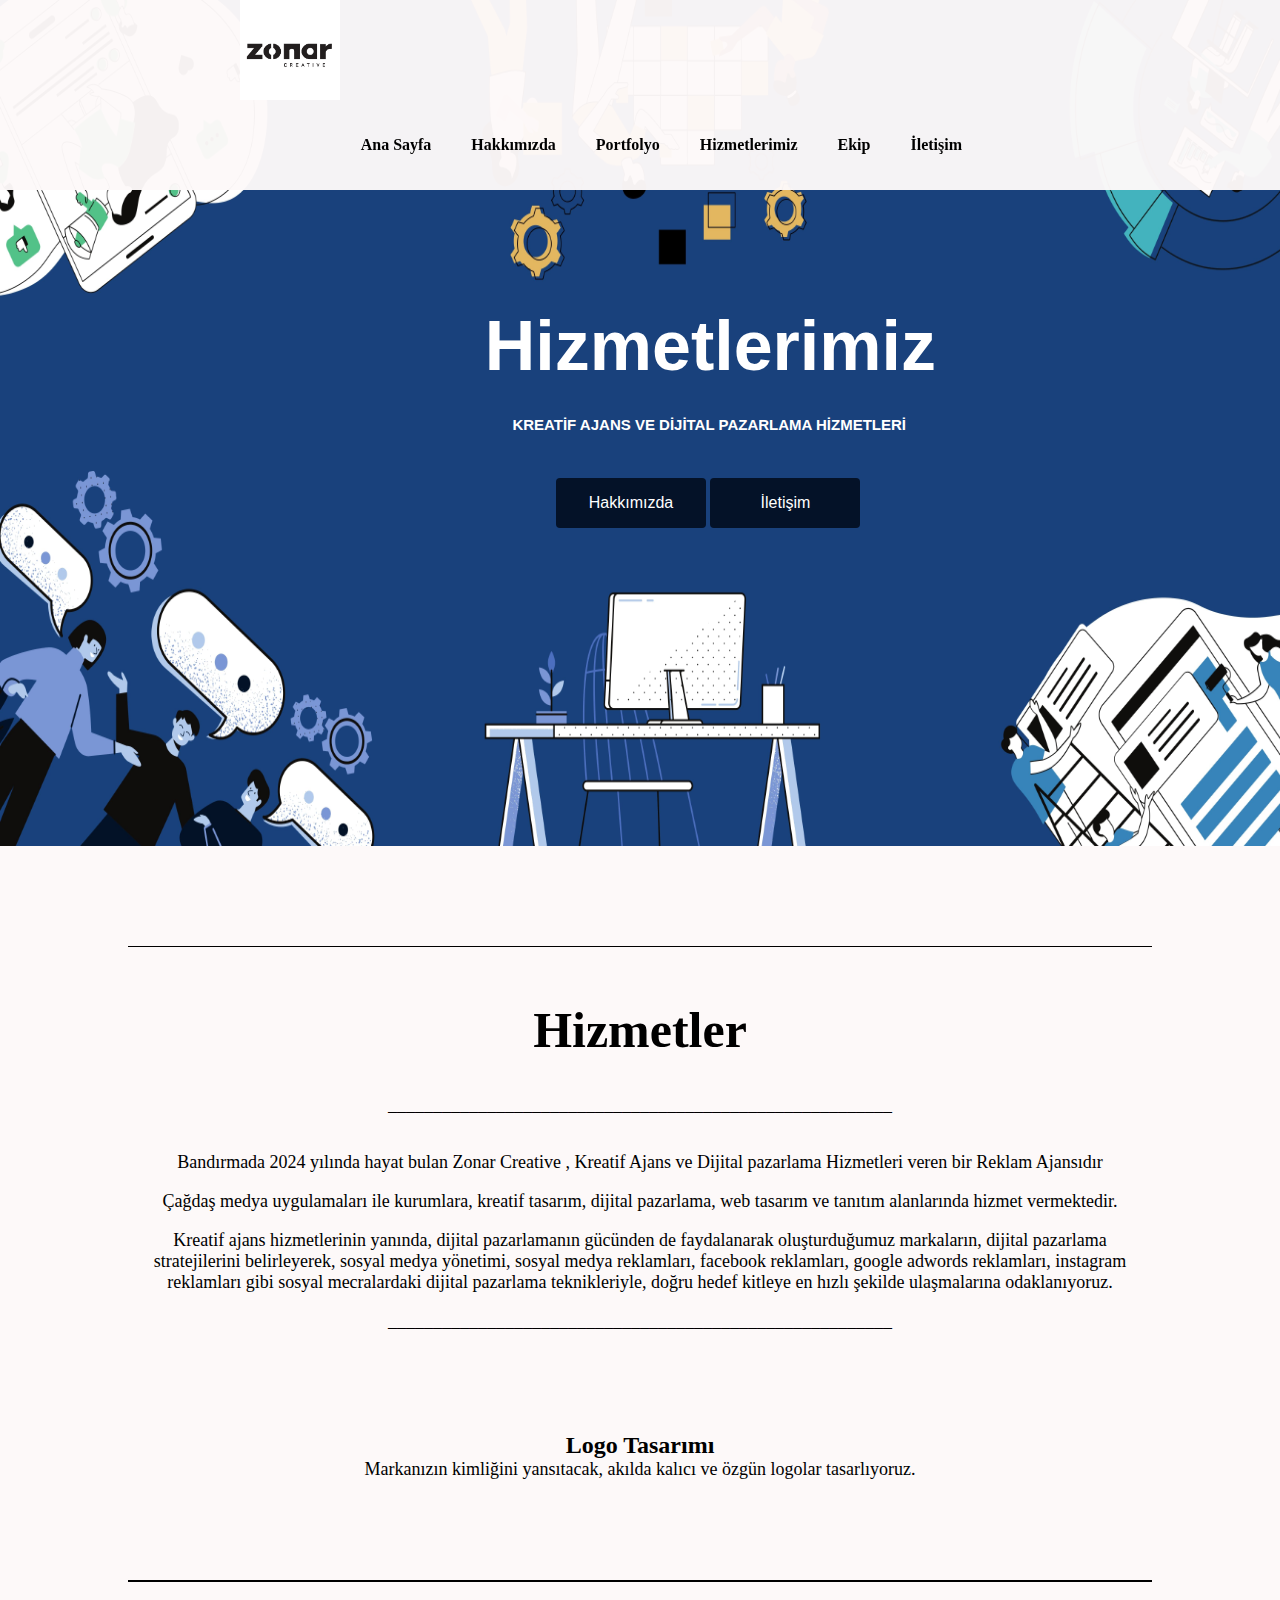
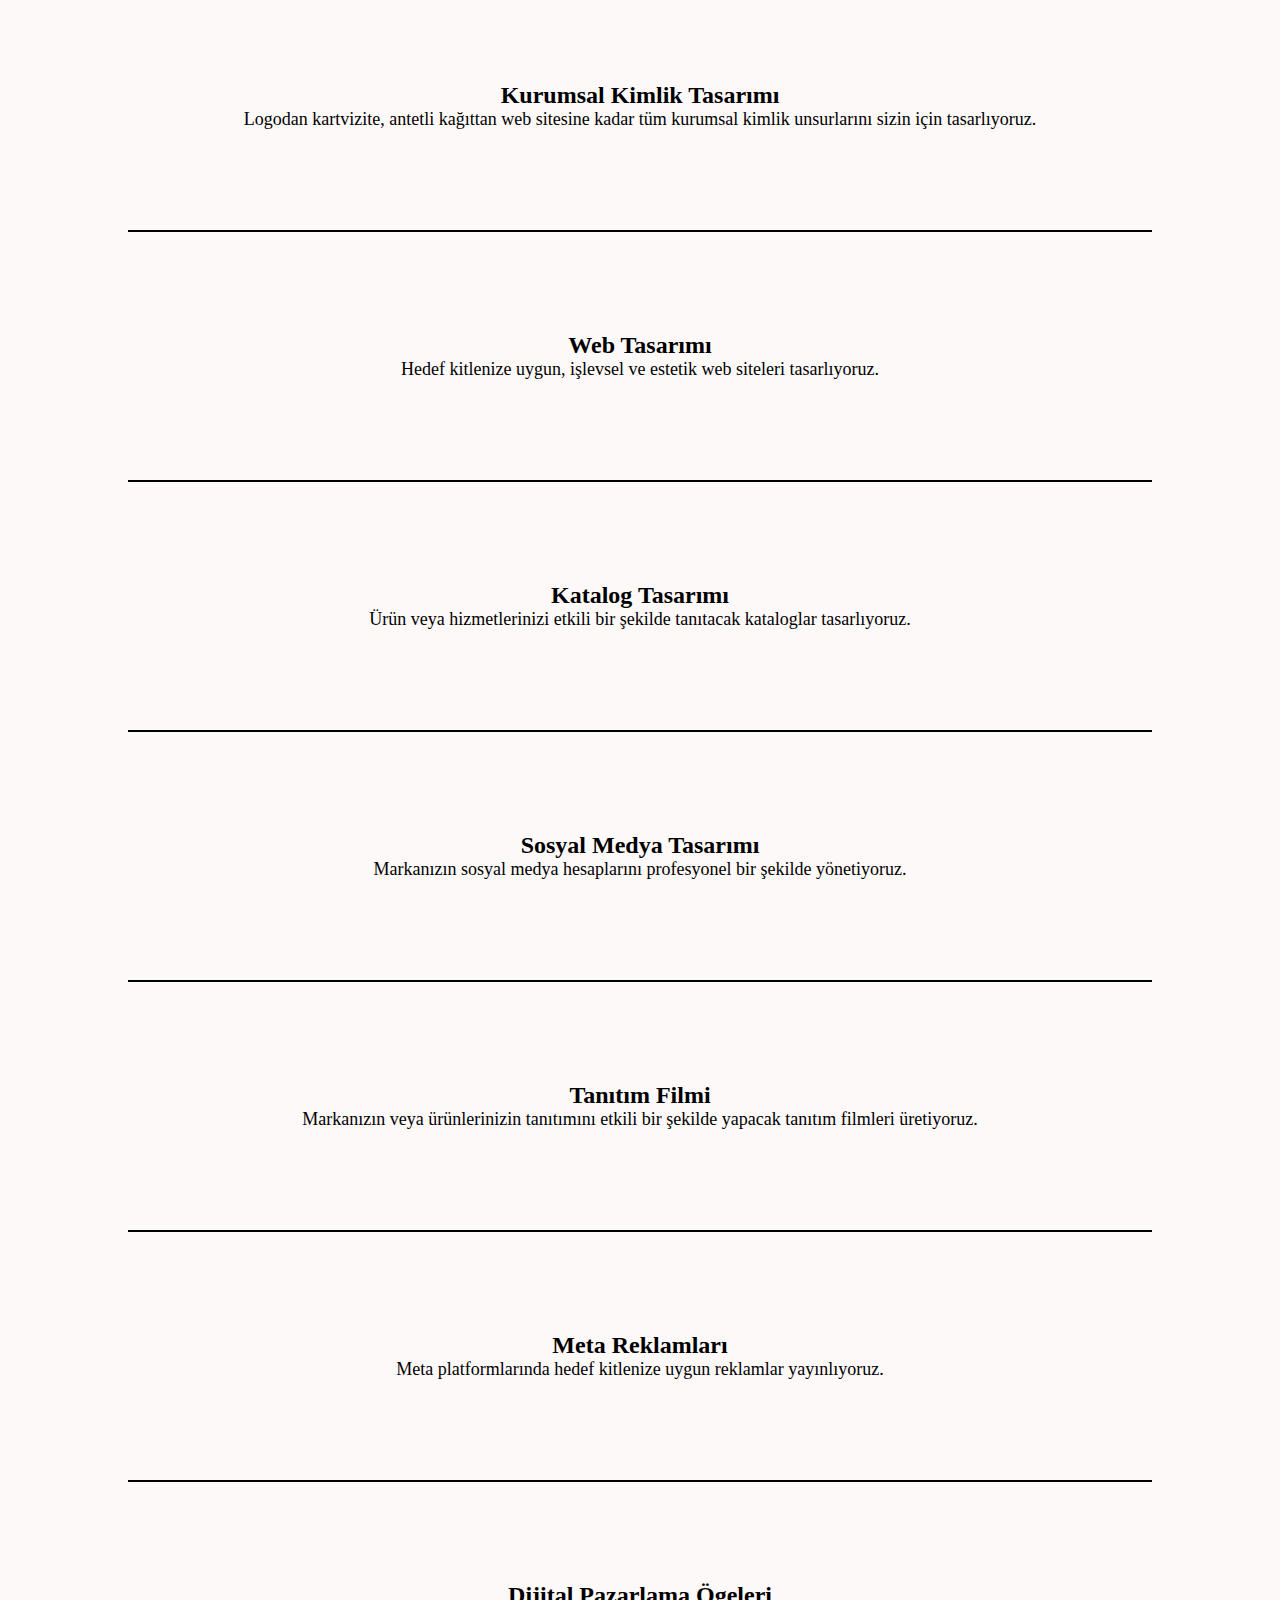
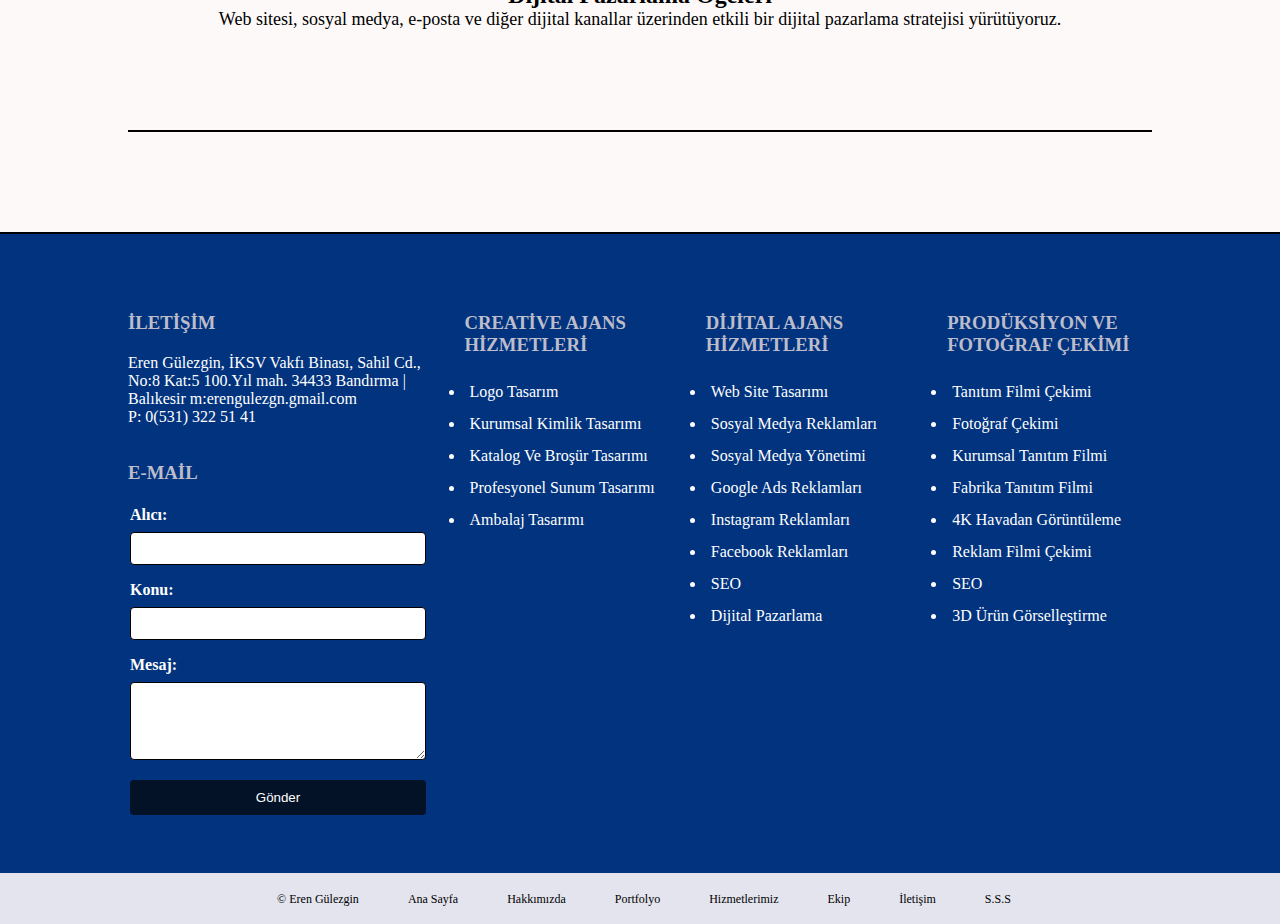
<file: Hizmetlerimiz.html>
<!DOCTYPE html>
<html lang="en">
<head>
    <meta charset="UTF-8">
    <meta name="viewport" content="width=device-width, initial-scale=1.0">
    <meta name="author" content="ErenGulezgin">
    <link rel="stylesheet" href="style.css">
    <title>ZonarCreative</title>
    <link rel="icon" href="favicon.ico" type="image/x-icon">
</head>
<body>
    
    
    <!--Üst Kısım-->
    <div class="konteyner">
        <div class="ust_kisim">
            <div class="logo">
                <img src="Untitled-1-1.png" alt="">
            </div>
            <ul>
                <li><a href="index.html">Ana Sayfa</a></li>
                <li><a href="Hakkımızda.html">Hakkımızda</a></li>
                <li><a href="Portfolyo.html">Portfolyo</a></li>
                <li><a href="Hizmetlerimiz.html">Hizmetlerimiz</a></li>
                <li><a href="Ekip.html">Ekip</a></li>
                <li><a href="İletişim.html">İletişim</a></li>
            </ul>
        </div>
       <div class="merkez_yazi_hizmetlerimiz">
        <h1>Hizmetlerimiz</h1>
        <h2>KREATİF AJANS VE DİJİTAL PAZARLAMA HİZMETLERİ</h2>

        <a href="Hakkımızda.html" target=""><button type="button">Hakkımızda</button></a>
        <a href="İletişim.html" target=""><button type="button">İletişim</button></a>
        </div>

    </div>
    <!--Üst Kısım Bitiş-->

     <!--Orta Kısım-->

     <section id="Hakkımızda">
        <div class="ic_sayfa">
            <div class="icerik">
                <hr size="1" color="black"> <br> <br><br>
                <h1>Hizmetler</h1> <br> <br>
                <p>________________________________________________________</p>
                <br><br><p>Bandırmada 2024 yılında hayat bulan Zonar Creative , Kreatif Ajans ve Dijital pazarlama Hizmetleri veren bir Reklam Ajansıdır</p>
                <br><p>Çağdaş medya uygulamaları ile kurumlara, kreatif tasarım, dijital pazarlama, web tasarım ve tanıtım alanlarında hizmet vermektedir.</p>
                <br><p>Kreatif ajans hizmetlerinin yanında, dijital pazarlamanın gücünden de faydalanarak oluşturduğumuz markaların, dijital pazarlama stratejilerini belirleyerek, sosyal medya yönetimi, sosyal medya reklamları, facebook reklamları, google adwords reklamları, instagram reklamları gibi sosyal mecralardaki dijital pazarlama teknikleriyle, doğru hedef kitleye en hızlı şekilde ulaşmalarına odaklanıyoruz.</p>
                <br><p>________________________________________________________</p>
            
                    <main>
                    <section class="logo-tasarimi">
                      <h2>Logo Tasarımı</h2>
                      <p>Markanızın kimliğini yansıtacak, akılda kalıcı ve özgün logolar tasarlıyoruz.</p>
                    </section>
                    <section class="kurumsal-kimlik-tasarimi">
                      <h2>Kurumsal Kimlik Tasarımı</h2>
                      <p>Logodan kartvizite, antetli kağıttan web sitesine kadar tüm kurumsal kimlik unsurlarını sizin için tasarlıyoruz.</p>
                    </section>
                    <section class="web-tasarimi">
                      <h2>Web Tasarımı</h2>
                      <p>Hedef kitlenize uygun, işlevsel ve estetik web siteleri tasarlıyoruz.</p>
                    </section>
                    <section class="katalog-tasarimi">
                      <h2>Katalog Tasarımı</h2>
                      <p>Ürün veya hizmetlerinizi etkili bir şekilde tanıtacak kataloglar tasarlıyoruz.</p>
                    </section>
                    <section class="sosyal-medya-tasarimi">
                      <h2>Sosyal Medya Tasarımı</h2>
                      <p>Markanızın sosyal medya hesaplarını profesyonel bir şekilde yönetiyoruz.</p>
                    </section>
                    <section class="tanitim-filmi">
                      <h2>Tanıtım Filmi</h2>
                      <p>Markanızın veya ürünlerinizin tanıtımını etkili bir şekilde yapacak tanıtım filmleri üretiyoruz.</p>
                    </section>
                    <section class="meta-reklamlari">
                      <h2>Meta Reklamları</h2>
                      <p>Meta platformlarında hedef kitlenize uygun reklamlar yayınlıyoruz.</p>
                    </section>
                    <section class="dijital-pazarlama-ogeleri">
                      <h2>Dijital Pazarlama Ögeleri</h2>
                      <p>Web sitesi, sosyal medya, e-posta ve diğer dijital kanallar üzerinden etkili bir dijital pazarlama stratejisi yürütüyoruz.</p>
                    </section>
                  </main>
            </div>
        </div>
     </section>

     <footer id="alt_kisim">
        <div class="ic_kisim">
            <div class="icerik_kisim"> <br>
                <h3>İLETİŞİM</h3>
                <p>Eren Gülezgin, İKSV Vakfı Binası, Sahil Cd., No:8 Kat:5 100.Yıl mah. 34433 Bandırma | Balıkesir m:erengulezgn.gmail.com <br>P: 0(531) 322 51 41</p>
                <br>
                <br><h3>E-MAİL</h3>
                <div class="email-form">
                    <label for="recipient">Alıcı:</label>
                    <input type="email" id="recipient" name="recipient" required>
            
                    <label for="subject">Konu:</label>
                    <input type="text" id="subject" name="subject" required>
            
                    <label for="message">Mesaj:</label>
                    <textarea id="message" name="message" rows="4" required></textarea>
            
                    <button type="submit" onclick="sendEmail()">Gönder</button>
                    <br> <br> 
                </div> <br>

            </div>
            <div class="icerik_kisim"> <br>
                <h3>CREATİVE AJANS HİZMETLERİ</h3>
                <ul>
                    <li>Logo Tasarım</li>
                    <li>Kurumsal Kimlik Tasarımı</li>
                    <li>Katalog Ve Broşür Tasarımı</li>
                    <li>Profesyonel Sunum Tasarımı</li>
                    <li>Ambalaj Tasarımı</li>
                </ul>
            </div>
            <div class="icerik_kisim"> <br>
                <h3>DİJİTAL AJANS HİZMETLERİ</h3>
                <ul>
                    <li>Web Site Tasarımı</li>
                    <li>Sosyal Medya Reklamları</li>
                    <li>Sosyal Medya Yönetimi</li>
                    <li>Google Ads Reklamları</li>
                    <li>Instagram Reklamları</li>
                    <li>Facebook Reklamları</li>
                    <li>SEO</li>
                    <li>Dijital Pazarlama</li>
               </ul>
            </div>
            <div class="icerik_kisim"> <br>
                <h3>PRODÜKSİYON VE FOTOĞRAF ÇEKİMİ</h3>
                <ul>
                    <li>Tanıtım Filmi Çekimi</li>
                    <li>Fotoğraf Çekimi</li>
                    <li>Kurumsal Tanıtım Filmi</li>
                    <li>Fabrika Tanıtım Filmi</li>
                    <li>4K Havadan Görüntüleme</li>
                    <li>Reklam Filmi Çekimi</li>
                    <li>SEO</li>
                    <li>3D Ürün Görselleştirme</li>
               </ul>
            </div>
            
        </div>
     </footer>

    <div class="son_kisim">
        <ul>
          <li><a>© Eren Gülezgin</a></li>  
          <li><a href="index.html">Ana Sayfa</a></li>
            <li><a href="Hakkımızda.html">Hakkımızda</a></li>
            <li><a href="Portfolyo.html">Portfolyo</a></li>
            <li><a href="Hizmetlerimiz.html">Hizmetlerimiz</a></li>
            <li><a href="Ekip.html">Ekip</a></li>
            <li><a href="İletişim.html">İletişim</a></li>
            <li><a href="s.s.s.html">S.S.S</a></li>
        </ul>
        
    </div>








    
</body>
</html>
</file>
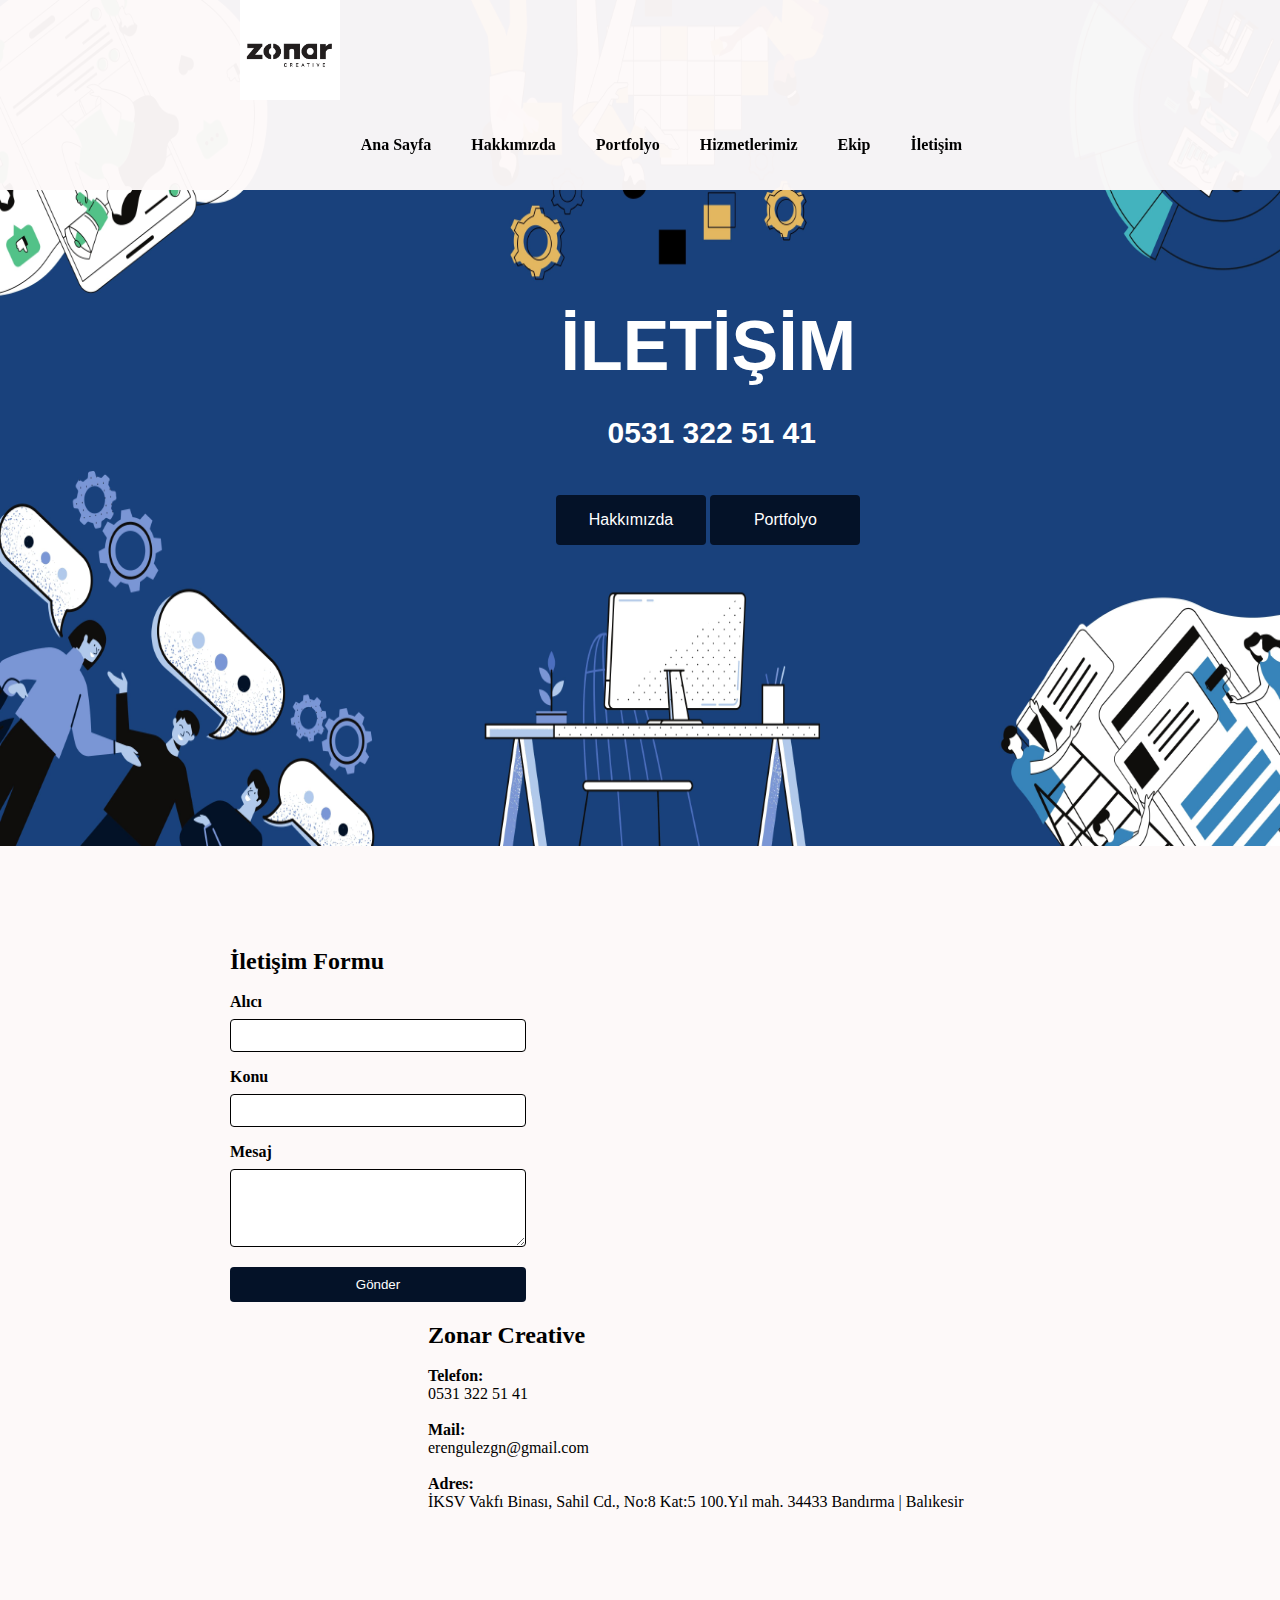
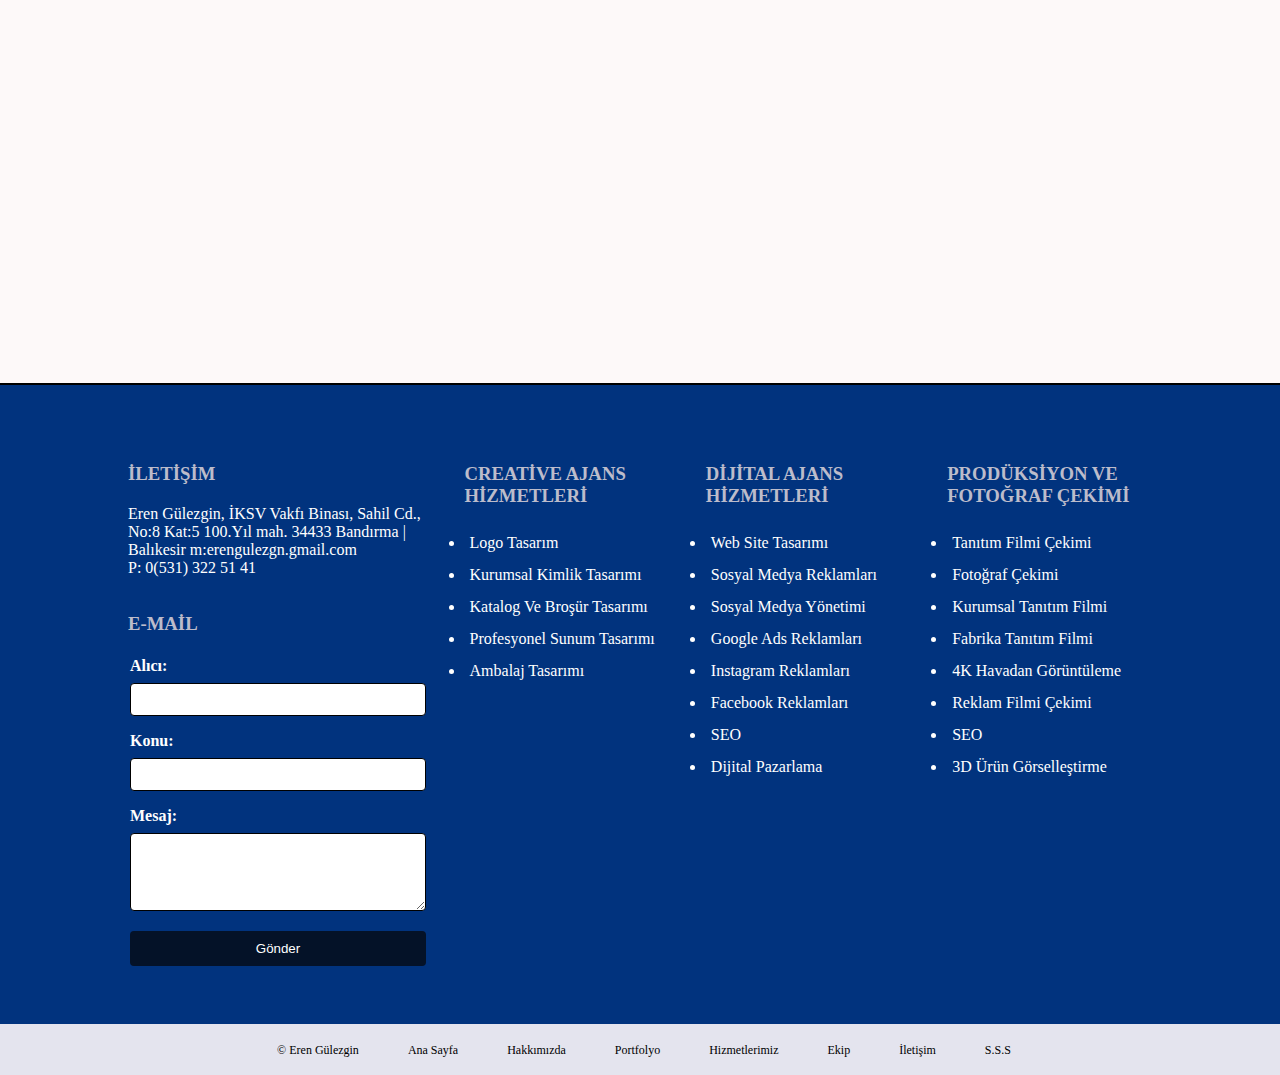
<file: İletişim.html>
<!DOCTYPE html>
<html lang="en">
<head>
    <meta charset="UTF-8">
    <meta name="viewport" content="width=device-width, initial-scale=1.0">
    <meta name="author" content="ErenGulezgin">
    <link rel="stylesheet" href="style.css">
    <title>ZonarCreative</title>
    <link rel="icon" href="favicon.ico" type="image/x-icon">
</head>
<body>
    
    
    <!--Üst Kısım-->
    <div class="konteyner">
        <div class="ust_kisim">
            <div class="logo">
                <img src="Untitled-1-1.png" alt="">
            </div>
            <ul>
                <li><a href="index.html">Ana Sayfa</a></li>
                <li><a href="Hakkımızda.html">Hakkımızda</a></li>
                <li><a href="Portfolyo.html">Portfolyo</a></li>
                <li><a href="Hizmetlerimiz.html">Hizmetlerimiz</a></li>
                <li><a href="Ekip.html">Ekip</a></li>
                <li><a href="İletişim.html">İletişim</a></li>
            </ul>
        </div>
       <div class="merkez_yazi_iletişim">
        <h1>İLETİŞİM</h1>
        <h2>0531 322 51 41</h2>

        <a href="Hakkımızda.html" target=""><button type="button">Hakkımızda</button></a>
        <a href="Portfolyo.html" target=""><button type="button">Portfolyo</button></a>
        </div>

    </div>
    <!--Üst Kısım Bitiş-->

     <!--Orta Kısım-->

     <section id="Hakkımızda">
        <div class="ic_sayfa">
            <div class="icerik_iletişim">
            
                
                <div class="email-form">
                    <h2>İletişim Formu</h2>
                     <br>
                    <label for="recipient">Alıcı</label>
                    <input type="email" id="recipient" name="recipient" required>
            
                    <label for="subject">Konu</label>
                    <input type="text" id="subject" name="subject" required>
            
                    <label for="message">Mesaj</label>
                    <textarea id="message" name="message" rows="4" required></textarea>
            
                    <button type="submit" onclick="sendEmail()">Gönder</button>
                    <br> <br> 
                    
                </div> <br>
                <div class="adres_iletisim">
                    <h2>Zonar Creative</h2> <br>
                    <h4>Telefon:</h4> <p>0531 322 51 41</p> <br>
                    <h4>Mail:</h4>
                    <p>erengulezgn@gmail.com</p> <br>
                    <h4>Adres:</h4>
                    <p>İKSV Vakfı Binası, Sahil Cd., No:8 Kat:5 100.Yıl mah. 34433 Bandırma | Balıkesir</p> <br>

                    <body>
                        <iframe src="https://www.google.com/maps/d/u/0/embed?mid=1EVG2XGlYUIzVZVZz0zFxIsaZgnNDDf4&ehbc=2E312F" width="400" height="350" style="border:0;" allowfullscreen="" loading="lazy"></iframe>
                      </body>

                </div>
                
                <br> <br>
            </div>
        </div>
     </section>

     <footer id="alt_kisim">
        <div class="ic_kisim">
            <div class="icerik_kisim"> <br>
                <h3>İLETİŞİM</h3>
                <p>Eren Gülezgin, İKSV Vakfı Binası, Sahil Cd., No:8 Kat:5 100.Yıl mah. 34433 Bandırma | Balıkesir m:erengulezgn.gmail.com <br>P: 0(531) 322 51 41</p>
                <br>
                <br><h3>E-MAİL</h3>
                <div class="email-form">
                    <label for="recipient">Alıcı:</label>
                    <input type="email" id="recipient" name="recipient" required>
            
                    <label for="subject">Konu:</label>
                    <input type="text" id="subject" name="subject" required>
            
                    <label for="message">Mesaj:</label>
                    <textarea id="message" name="message" rows="4" required></textarea>
            
                    <button type="submit" onclick="sendEmail()">Gönder</button>
                    <br> <br> 
                </div> <br>

            </div>
            <div class="icerik_kisim"> <br>
                <h3>CREATİVE AJANS HİZMETLERİ</h3>
                <ul>
                    <li>Logo Tasarım</li>
                    <li>Kurumsal Kimlik Tasarımı</li>
                    <li>Katalog Ve Broşür Tasarımı</li>
                    <li>Profesyonel Sunum Tasarımı</li>
                    <li>Ambalaj Tasarımı</li>
                </ul>
            </div>
            <div class="icerik_kisim"> <br>
                <h3>DİJİTAL AJANS HİZMETLERİ</h3>
                <ul>
                    <li>Web Site Tasarımı</li>
                    <li>Sosyal Medya Reklamları</li>
                    <li>Sosyal Medya Yönetimi</li>
                    <li>Google Ads Reklamları</li>
                    <li>Instagram Reklamları</li>
                    <li>Facebook Reklamları</li>
                    <li>SEO</li>
                    <li>Dijital Pazarlama</li>
               </ul>
            </div>
            <div class="icerik_kisim"> <br>
                <h3>PRODÜKSİYON VE FOTOĞRAF ÇEKİMİ</h3>
                <ul>
                    <li>Tanıtım Filmi Çekimi</li>
                    <li>Fotoğraf Çekimi</li>
                    <li>Kurumsal Tanıtım Filmi</li>
                    <li>Fabrika Tanıtım Filmi</li>
                    <li>4K Havadan Görüntüleme</li>
                    <li>Reklam Filmi Çekimi</li>
                    <li>SEO</li>
                    <li>3D Ürün Görselleştirme</li>
               </ul>
            </div>
            
        </div>
     </footer>

    <div class="son_kisim">
        <ul>
            <li><a>© Eren Gülezgin</a></li>
            <li><a href="index.html">Ana Sayfa</a></li>
            <li><a href="Hakkımızda.html">Hakkımızda</a></li>
            <li><a href="Portfolyo.html">Portfolyo</a></li>
            <li><a href="Hizmetlerimiz.html">Hizmetlerimiz</a></li>
            <li><a href="Ekip.html">Ekip</a></li>
            <li><a href="İletişim.html">İletişim</a></li>
            <li><a href="s.s.s.html">S.S.S</a></li>
        </ul>
        
    </div>








    
</body>
</html>
</file>
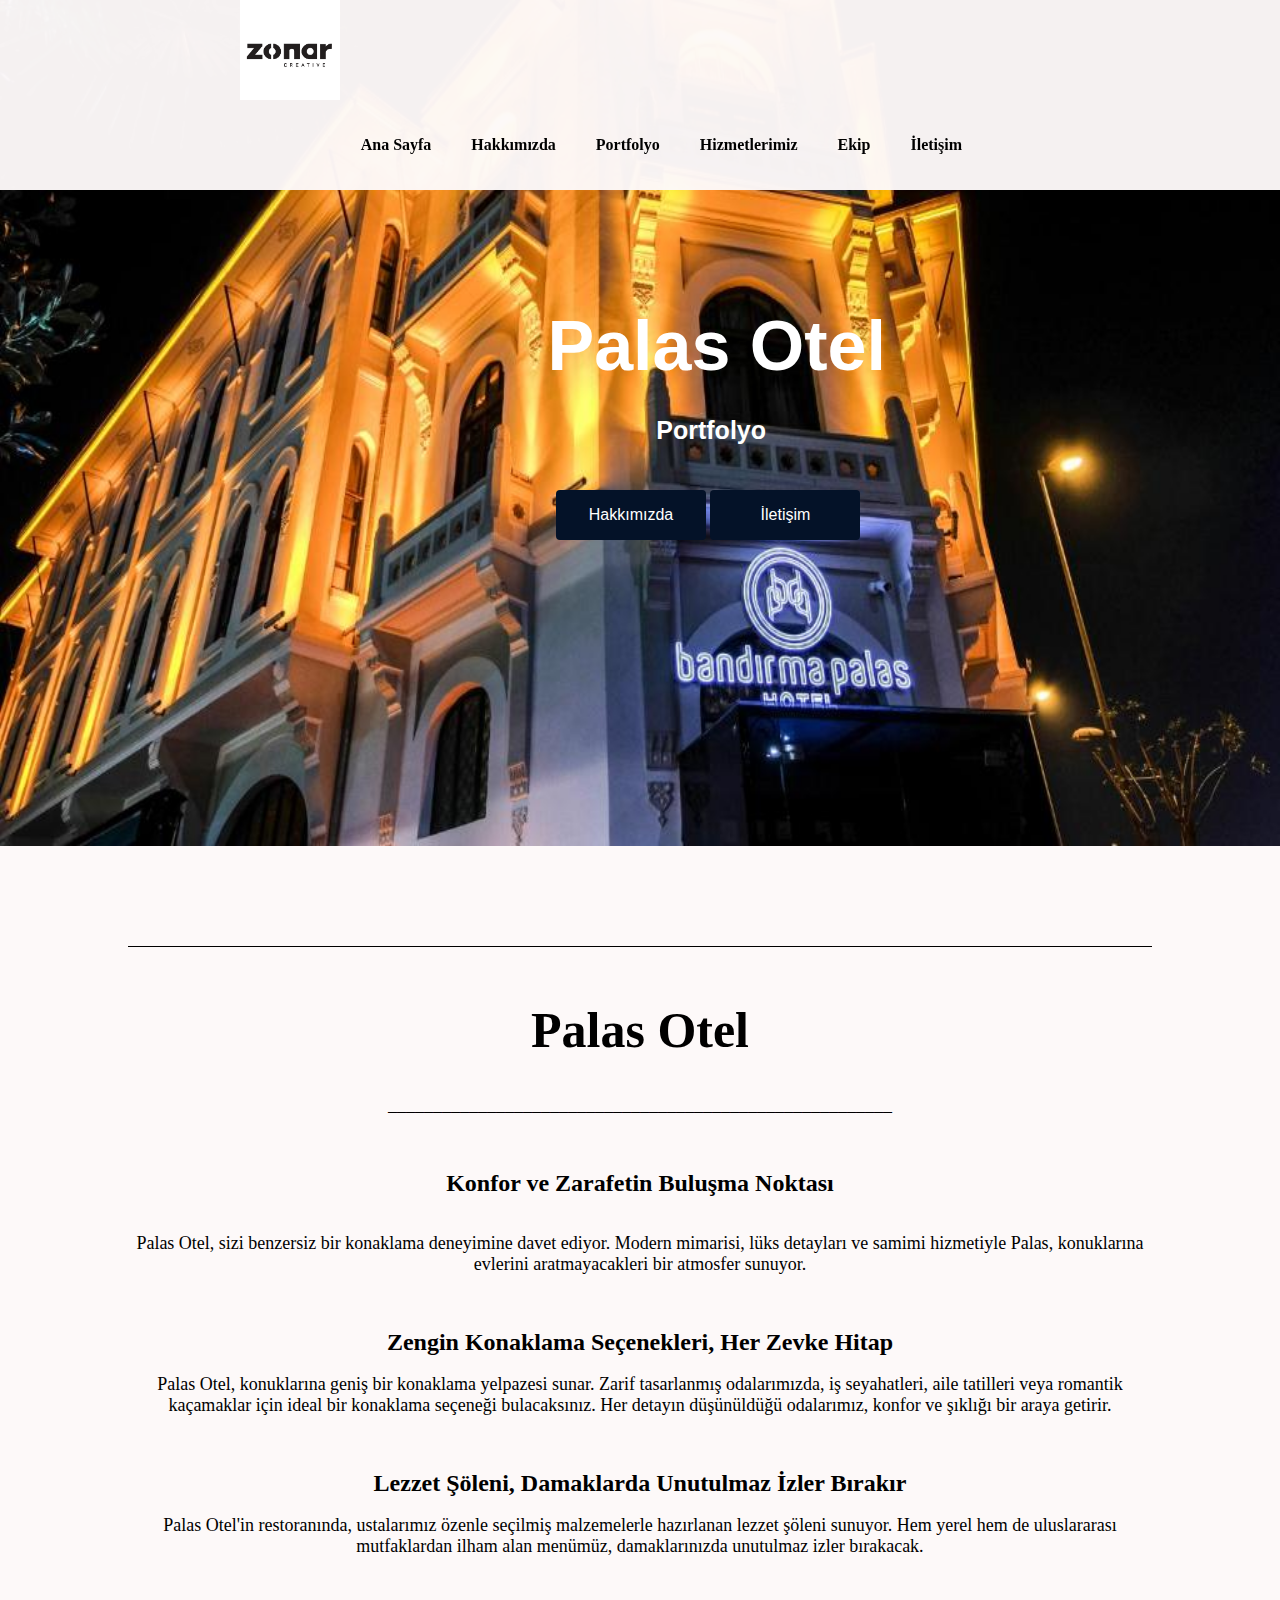
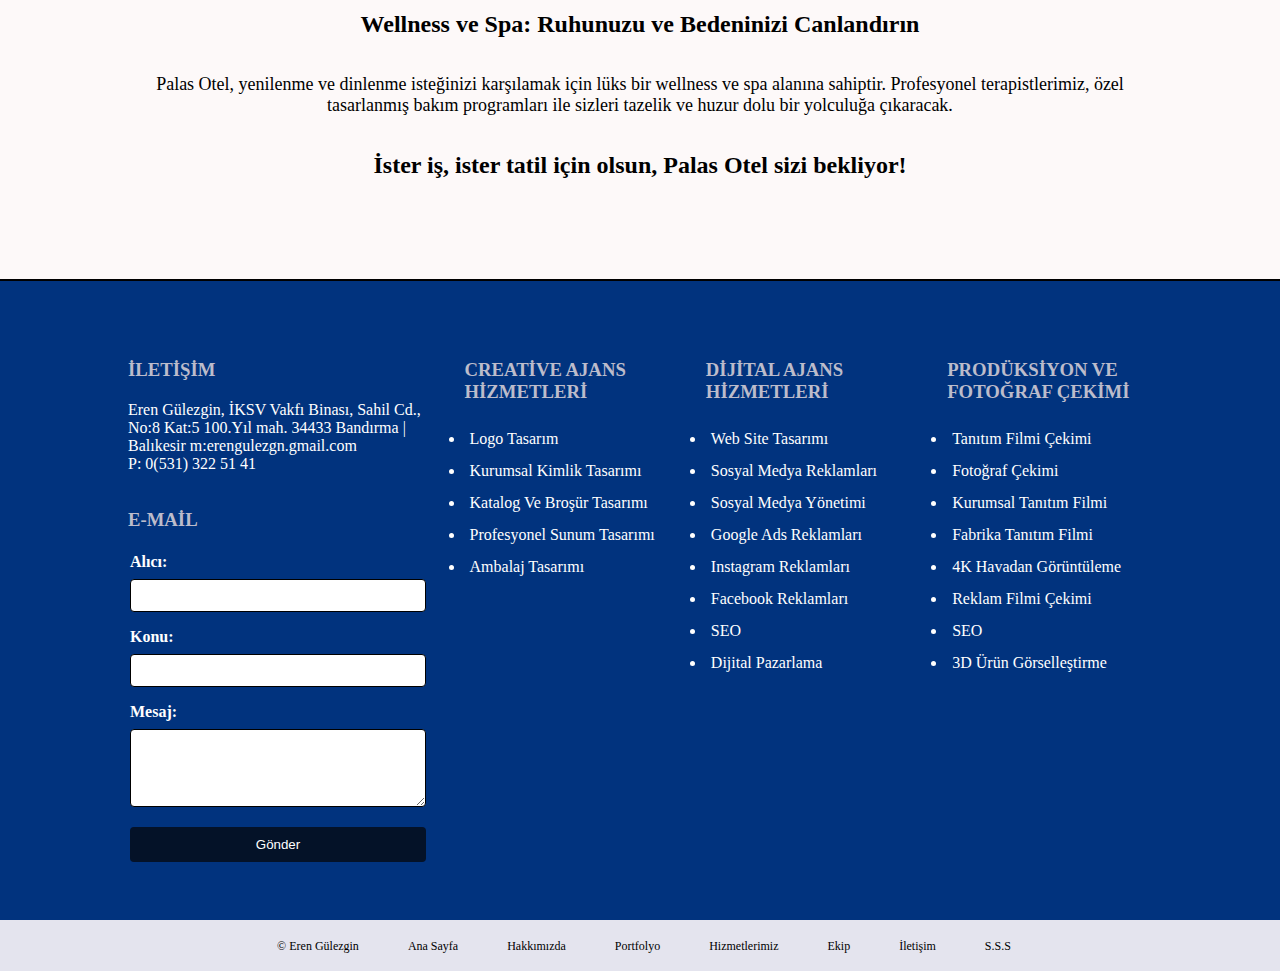
<file: palasotel.html>
<!DOCTYPE html>
<html lang="en">
<head>
    <meta charset="UTF-8">
    <meta name="viewport" content="width=device-width, initial-scale=1.0">
    <meta name="author" content="ErenGulezgin">
    <link rel="stylesheet" href="style.css">
    <title>ZonarCreative</title>
    <link rel="icon" href="favicon.ico" type="image/x-icon">
</head>
<body>
    
    
    <!--Üst Kısım-->
    <div class="konteyner2">
        <div class="ust_kisim">
            <div class="logo">
                <img src="Untitled-1-1.png" alt="">
            </div>
            <ul>
                <li><a href="index.html">Ana Sayfa</a></li>
                <li><a href="Hakkımızda.html">Hakkımızda</a></li>
                <li><a href="Portfolyo.html">Portfolyo</a></li>
                <li><a href="Hizmetlerimiz.html">Hizmetlerimiz</a></li>
                <li><a href="Ekip.html">Ekip</a></li>
                <li><a href="İletişim.html">İletişim</a></li>
            </ul>
        </div>
       <div class="merkez_yazi_palas">
        <h1>Palas Otel</h1>
        <h2>Portfolyo</h2>

        <a href="Hakkımızda.html" target=""><button type="button">Hakkımızda</button></a>
        <a href="İletişim.html" target=""><button type="button">İletişim</button></a>
        </div>

    </div>
    <!--Üst Kısım Bitiş-->

     <!--Orta Kısım-->

     <section id="Hakkımızda">
        <div class="ic_sayfa">
            <div class="icerik">
                <hr size="1" color="black"> <br> <br><br>
                <h1>Palas Otel</h1> <br> <br>
                <p>________________________________________________________</p><br> <br><br>
                <h2>Konfor ve Zarafetin Buluşma Noktası</h2>
                <br><br><p>Palas Otel, sizi benzersiz bir konaklama deneyimine davet ediyor. Modern mimarisi, lüks detayları ve samimi hizmetiyle Palas, konuklarına evlerini aratmayacakleri bir atmosfer sunuyor.</p> <br><br>
                <br><h2>Zengin Konaklama Seçenekleri, Her Zevke Hitap</h2>
                <br><p>Palas Otel, konuklarına geniş bir konaklama yelpazesi sunar. Zarif tasarlanmış odalarımızda, iş seyahatleri, aile tatilleri veya romantik kaçamaklar için ideal bir konaklama seçeneği bulacaksınız. Her detayın düşünüldüğü odalarımız, konfor ve şıklığı bir araya getirir.</p> <br><br>
                <br><h2>Lezzet Şöleni, Damaklarda Unutulmaz İzler Bırakır</h2>
                <br><p>Palas Otel'in restoranında, ustalarımız özenle seçilmiş malzemelerle hazırlanan lezzet şöleni sunuyor. Hem yerel hem de uluslararası mutfaklardan ilham alan menümüz, damaklarınızda unutulmaz izler bırakacak.</p> <br><br>
                <br><h2>Wellness ve Spa: Ruhunuzu ve Bedeninizi Canlandırın</h2>
                <br><br><p>Palas Otel, yenilenme ve dinlenme isteğinizi karşılamak için lüks bir wellness ve spa alanına sahiptir. Profesyonel terapistlerimiz, özel tasarlanmış bakım programları ile sizleri tazelik ve huzur dolu bir yolculuğa çıkaracak.</p>
                <br><br><h2>İster iş, ister tatil için olsun, Palas Otel sizi bekliyor!</h2>
            </div>
        </div>
     </section>

     <footer id="alt_kisim">
        <div class="ic_kisim">
            <div class="icerik_kisim"> <br>
                <h3>İLETİŞİM</h3>
                <p>Eren Gülezgin, İKSV Vakfı Binası, Sahil Cd., No:8 Kat:5 100.Yıl mah. 34433 Bandırma | Balıkesir m:erengulezgn.gmail.com <br>P: 0(531) 322 51 41</p>
                <br>
                <br><h3>E-MAİL</h3>
                <div class="email-form">
                    <label for="recipient">Alıcı:</label>
                    <input type="email" id="recipient" name="recipient" required>
            
                    <label for="subject">Konu:</label>
                    <input type="text" id="subject" name="subject" required>
            
                    <label for="message">Mesaj:</label>
                    <textarea id="message" name="message" rows="4" required></textarea>
            
                    <button type="submit" onclick="sendEmail()">Gönder</button>
                    <br> <br> 
                </div> <br>

            </div>
            <div class="icerik_kisim"> <br>
                <h3>CREATİVE AJANS HİZMETLERİ</h3>
                <ul>
                    <li>Logo Tasarım</li>
                    <li>Kurumsal Kimlik Tasarımı</li>
                    <li>Katalog Ve Broşür Tasarımı</li>
                    <li>Profesyonel Sunum Tasarımı</li>
                    <li>Ambalaj Tasarımı</li>
                </ul>
            </div>
            <div class="icerik_kisim"> <br>
                <h3>DİJİTAL AJANS HİZMETLERİ</h3>
                <ul>
                    <li>Web Site Tasarımı</li>
                    <li>Sosyal Medya Reklamları</li>
                    <li>Sosyal Medya Yönetimi</li>
                    <li>Google Ads Reklamları</li>
                    <li>Instagram Reklamları</li>
                    <li>Facebook Reklamları</li>
                    <li>SEO</li>
                    <li>Dijital Pazarlama</li>
               </ul>
            </div>
            <div class="icerik_kisim"> <br>
                <h3>PRODÜKSİYON VE FOTOĞRAF ÇEKİMİ</h3>
                <ul>
                    <li>Tanıtım Filmi Çekimi</li>
                    <li>Fotoğraf Çekimi</li>
                    <li>Kurumsal Tanıtım Filmi</li>
                    <li>Fabrika Tanıtım Filmi</li>
                    <li>4K Havadan Görüntüleme</li>
                    <li>Reklam Filmi Çekimi</li>
                    <li>SEO</li>
                    <li>3D Ürün Görselleştirme</li>
               </ul>
            </div>
            
        </div>
     </footer>

    <div class="son_kisim">
        <ul>
            <li><a>© Eren Gülezgin</a></li>
            <li><a href="index.html">Ana Sayfa</a></li>
            <li><a href="Hakkımızda.html">Hakkımızda</a></li>
            <li><a href="Portfolyo.html">Portfolyo</a></li>
            <li><a href="Hizmetlerimiz.html">Hizmetlerimiz</a></li>
            <li><a href="Ekip.html">Ekip</a></li>
            <li><a href="İletişim.html">İletişim</a></li>
            <li><a href="s.s.s.html">S.S.S</a></li>
        </ul>
        
    </div>








    
</body>
</html>
</file>
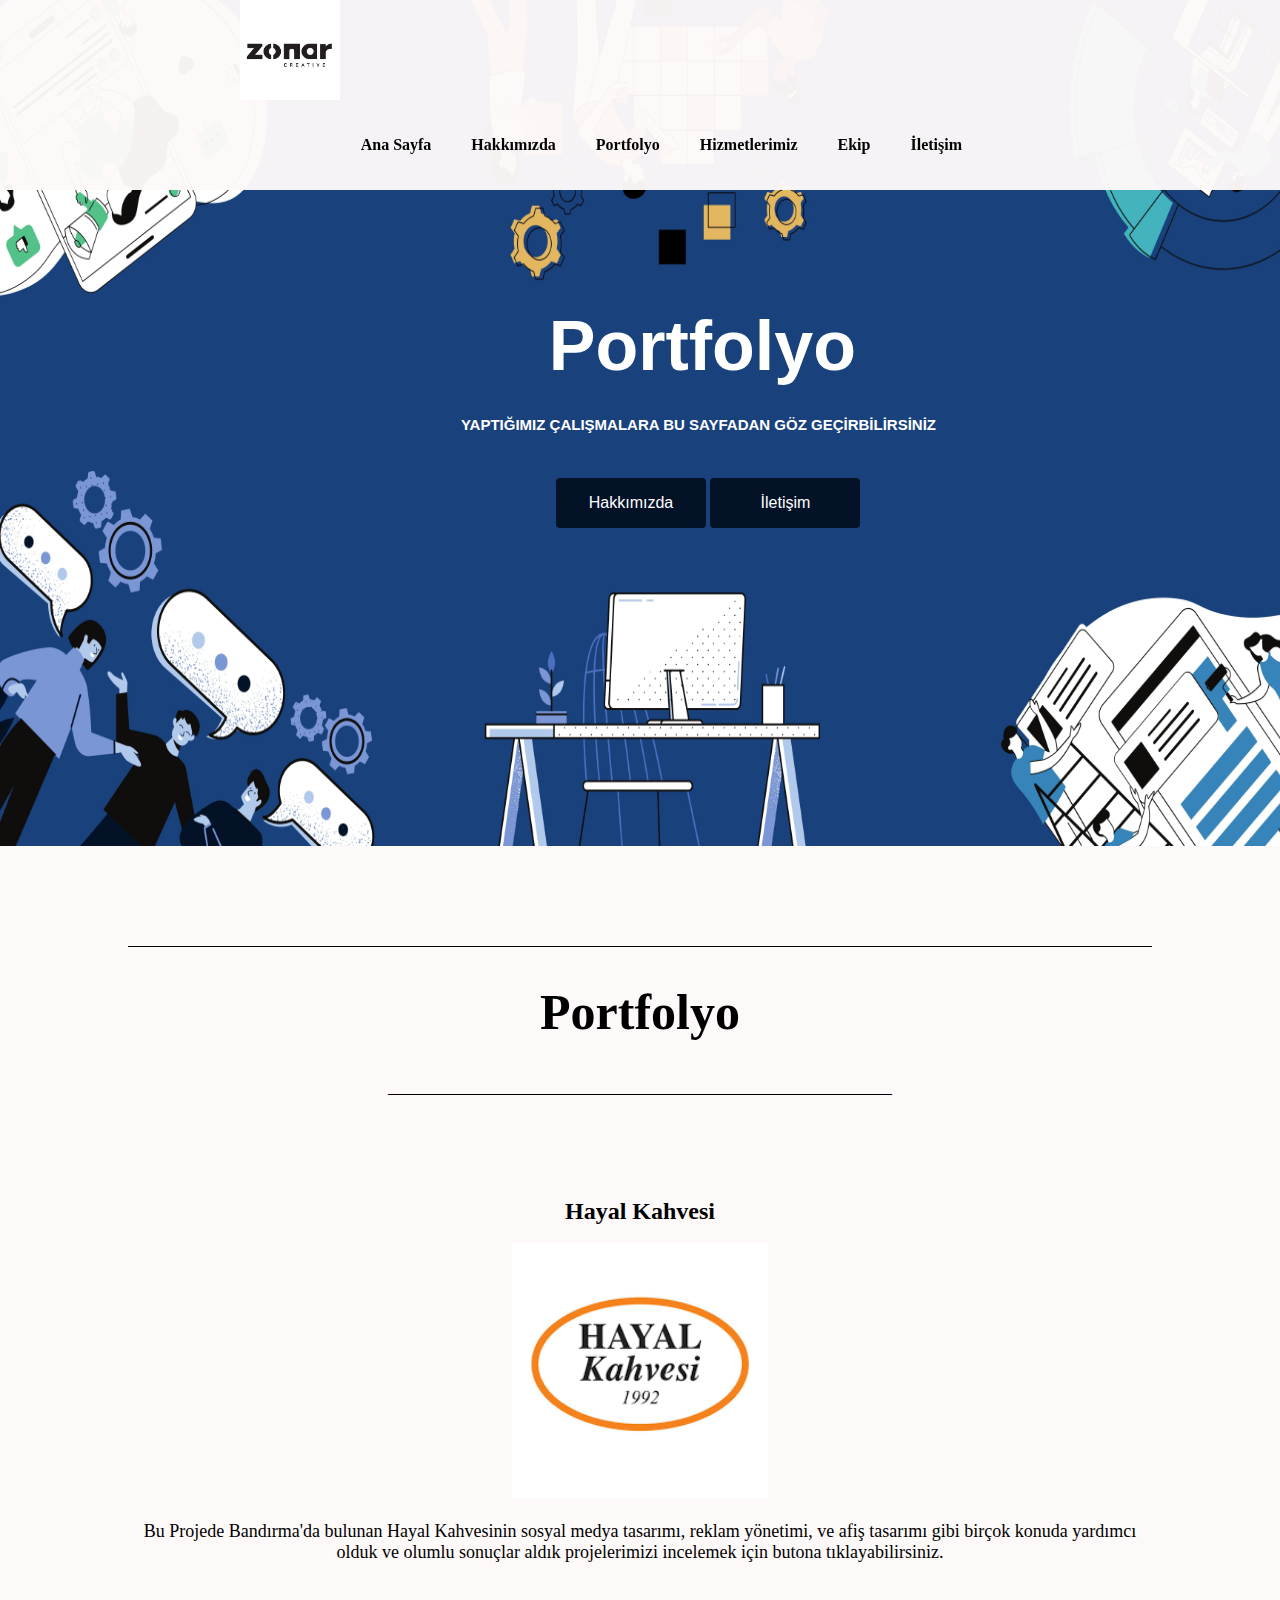
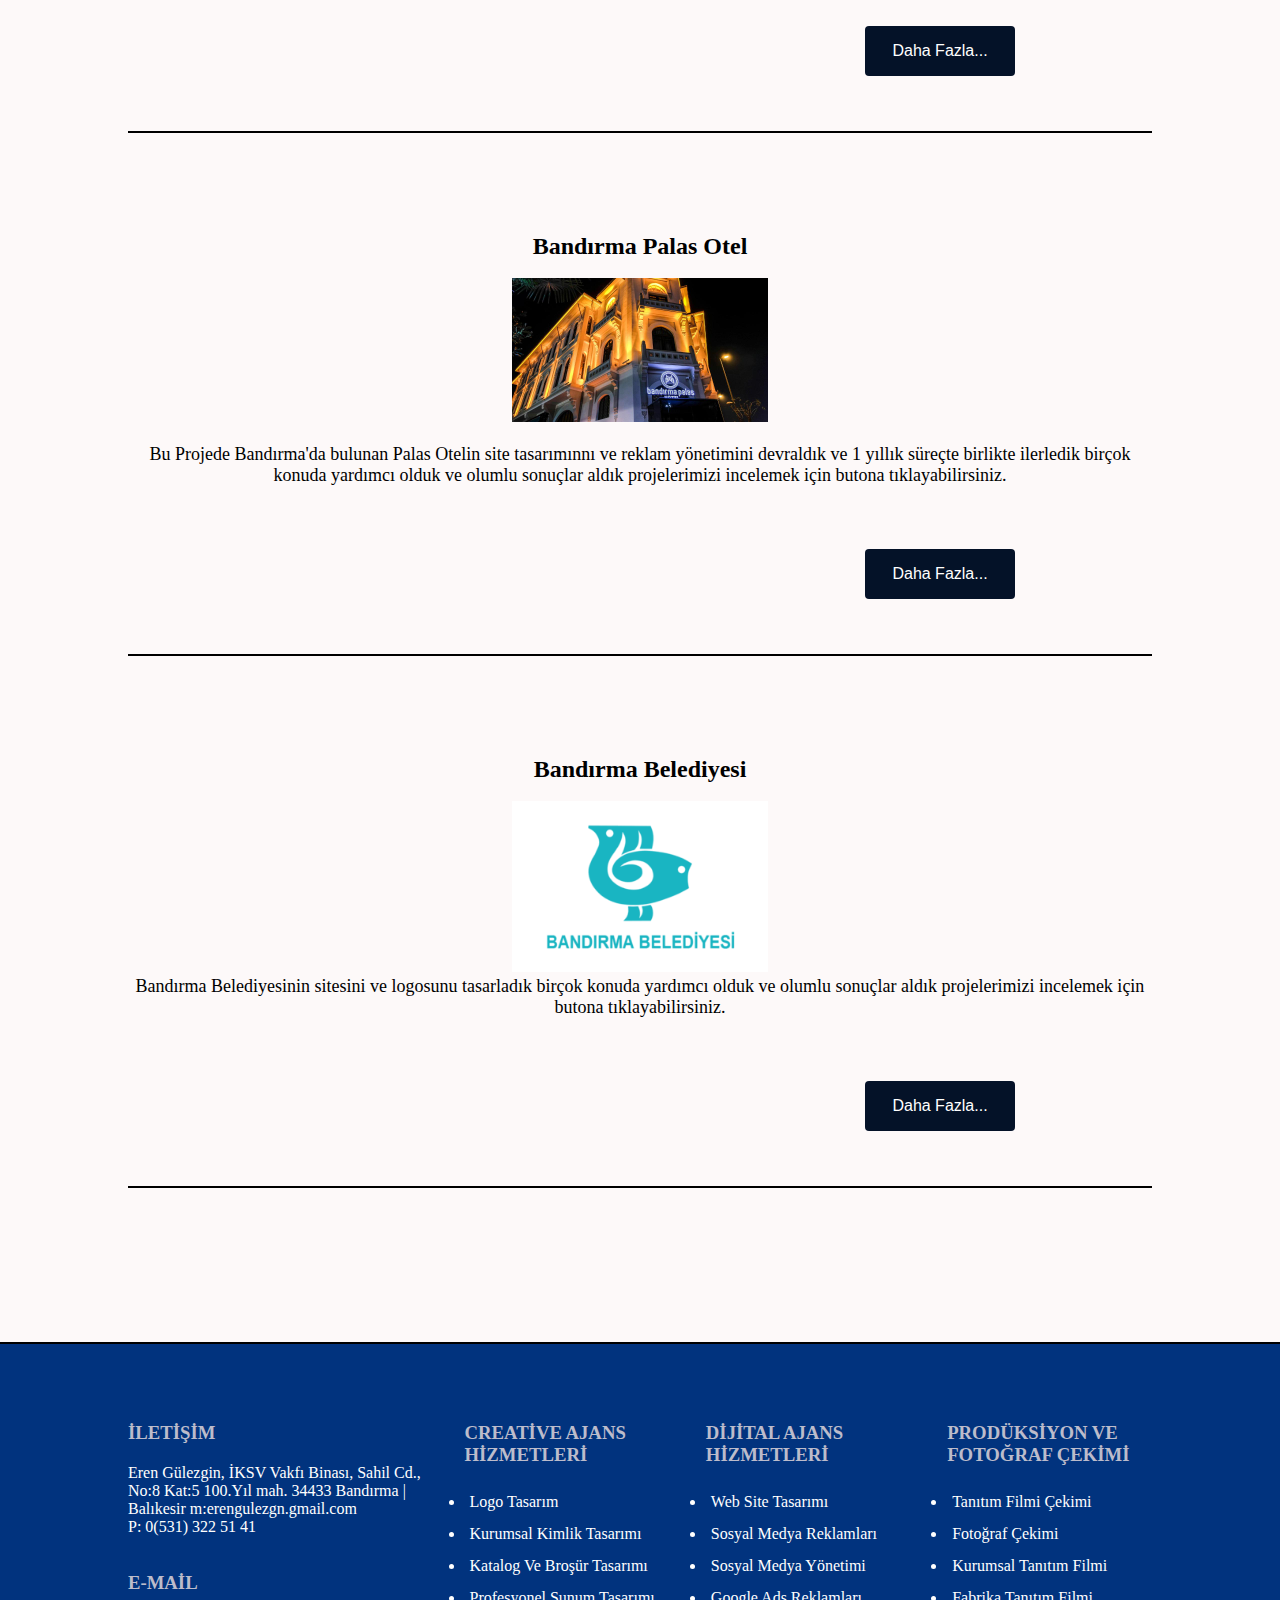
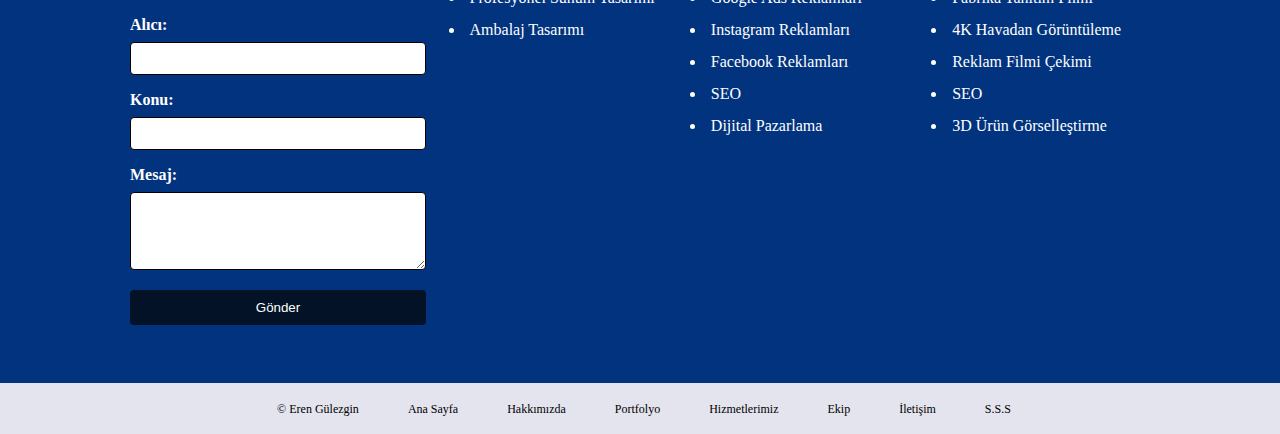
<file: Portfolyo.html>
<!DOCTYPE html>
<html lang="en">
<head>
    <meta charset="UTF-8">
    <meta name="viewport" content="width=device-width, initial-scale=1.0">
    <meta name="author" content="ErenGulezgin">
    <link rel="stylesheet" href="style.css">
    <title>ZonarCreative</title>
    <link rel="icon" href="favicon.ico" type="image/x-icon">
</head>
<body>
    
    
    <!--Üst Kısım-->
    <div class="konteyner">
        <div class="ust_kisim">
            <div class="logo">
                <img src="Untitled-1-1.png" alt="">
            </div>
            <ul>
                <li><a href="index.html">Ana Sayfa</a></li>
                <li><a href="Hakkımızda.html">Hakkımızda</a></li>
                <li><a href="Portfolyo.html">Portfolyo</a></li>
                <li><a href="Hizmetlerimiz.html">Hizmetlerimiz</a></li>
                <li><a href="Ekip.html">Ekip</a></li>
                <li><a href="İletişim.html">İletişim</a></li>
            </ul>
        </div>
       <div class="merkez_yazi_portfolyo">
        <h1>Portfolyo</h1>
        <h2>YAPTIĞIMIZ ÇALIŞMALARA BU SAYFADAN GÖZ GEÇİRBİLİRSİNİZ</h2>

        <a href="Hakkımızda.html" target=""><button type="button">Hakkımızda</button></a>
        <a href="İletişim.html" target=""><button type="button">İletişim</button></a>
        </div>

    </div>
    <!--Üst Kısım Bitiş-->

     <!--Orta Kısım-->

     <section id="Hakkımızda">
        <div class="ic_sayfa">
            <div class="icerik">
                <hr size="1" color="black"> <br><br>
                <h1>Portfolyo</h1> <br> <br>
                <p>________________________________________________________</p>
            
    
                <main>
                    <section>
                      <h2>Hayal Kahvesi</h2> <br>
                      <img src="Hayal Kahvesi.png" alt="Proje 1"> <br> 
                      <br><p>Bu Projede Bandırma'da bulunan Hayal Kahvesinin sosyal medya tasarımı, reklam yönetimi, ve afiş tasarımı gibi birçok konuda yardımcı olduk ve olumlu sonuçlar aldık projelerimizi incelemek için butona tıklayabilirsiniz. </p>
                      <br> <a href="hayalkahvesi.html" target=><button type="button">Daha Fazla...</button></a>
                    </section>
                    <section>
                      <h2>Bandırma Palas Otel</h2> <br>
                      <img src="bandırmapalas.jpg" alt="Proje 2"> <br>
                      <br><p>Bu Projede Bandırma'da bulunan Palas Otelin site tasarımınnı ve reklam yönetimini devraldık ve 1 yıllık süreçte birlikte ilerledik birçok konuda yardımcı olduk ve olumlu sonuçlar aldık projelerimizi incelemek için butona tıklayabilirsiniz.</p>
                    <br> <a href="palasotel.html" target=><button type="button">Daha Fazla...</button></a>
                    </section>
                    <section>
                      <h2>Bandırma Belediyesi</h2> <br>
                      <img src="bandırmabel.gif" alt="Proje 3">
                      <p>Bandırma Belediyesinin sitesini ve logosunu tasarladık birçok konuda yardımcı olduk ve olumlu sonuçlar aldık projelerimizi incelemek için butona tıklayabilirsiniz.</p>
                      <br> <a href="bandırmabelediyesi.html" target=><button type="button">Daha Fazla...</button></a>
                    </section>
                  </main>
                  <br><br>  <br>
            </div>
        </div>
     </section>

     <footer id="alt_kisim">
        <div class="ic_kisim">
            <div class="icerik_kisim"> <br>
                <h3>İLETİŞİM</h3>
                <p>Eren Gülezgin, İKSV Vakfı Binası, Sahil Cd., No:8 Kat:5 100.Yıl mah. 34433 Bandırma | Balıkesir m:erengulezgn.gmail.com <br>P: 0(531) 322 51 41</p>
                <br>
                <br><h3>E-MAİL</h3>
                <div class="email-form">
                    <label for="recipient">Alıcı:</label>
                    <input type="email" id="recipient" name="recipient" required>
            
                    <label for="subject">Konu:</label>
                    <input type="text" id="subject" name="subject" required>
            
                    <label for="message">Mesaj:</label>
                    <textarea id="message" name="message" rows="4" required></textarea>
            
                    <button type="submit" onclick="sendEmail()">Gönder</button>
                    <br> <br> 
                </div> <br>

            </div>
            <div class="icerik_kisim"> <br>
                <h3>CREATİVE AJANS HİZMETLERİ</h3>
                <ul>
                    <li>Logo Tasarım</li>
                    <li>Kurumsal Kimlik Tasarımı</li>
                    <li>Katalog Ve Broşür Tasarımı</li>
                    <li>Profesyonel Sunum Tasarımı</li>
                    <li>Ambalaj Tasarımı</li>
                </ul>
            </div>
            <div class="icerik_kisim"> <br>
                <h3>DİJİTAL AJANS HİZMETLERİ</h3>
                <ul>
                    <li>Web Site Tasarımı</li>
                    <li>Sosyal Medya Reklamları</li>
                    <li>Sosyal Medya Yönetimi</li>
                    <li>Google Ads Reklamları</li>
                    <li>Instagram Reklamları</li>
                    <li>Facebook Reklamları</li>
                    <li>SEO</li>
                    <li>Dijital Pazarlama</li>
               </ul>
            </div>
            <div class="icerik_kisim"> <br>
                <h3>PRODÜKSİYON VE FOTOĞRAF ÇEKİMİ</h3>
                <ul>
                    <li>Tanıtım Filmi Çekimi</li>
                    <li>Fotoğraf Çekimi</li>
                    <li>Kurumsal Tanıtım Filmi</li>
                    <li>Fabrika Tanıtım Filmi</li>
                    <li>4K Havadan Görüntüleme</li>
                    <li>Reklam Filmi Çekimi</li>
                    <li>SEO</li>
                    <li>3D Ürün Görselleştirme</li>
               </ul>
            </div>
            
        </div>
     </footer>

    <div class="son_kisim">
        <ul>
            <li><a>© Eren Gülezgin</a></li>
            <li><a href="index.html">Ana Sayfa</a></li>
            <li><a href="Hakkımızda.html">Hakkımızda</a></li>
            <li><a href="Portfolyo.html">Portfolyo</a></li>
            <li><a href="Hizmetlerimiz.html">Hizmetlerimiz</a></li>
            <li><a href="Ekip.html">Ekip</a></li>
            <li><a href="İletişim.html">İletişim</a></li>
            <li><a href="s.s.s.html">S.S.S</a></li>
        </ul>
        
    </div>








    
</body>
</html>
</file>
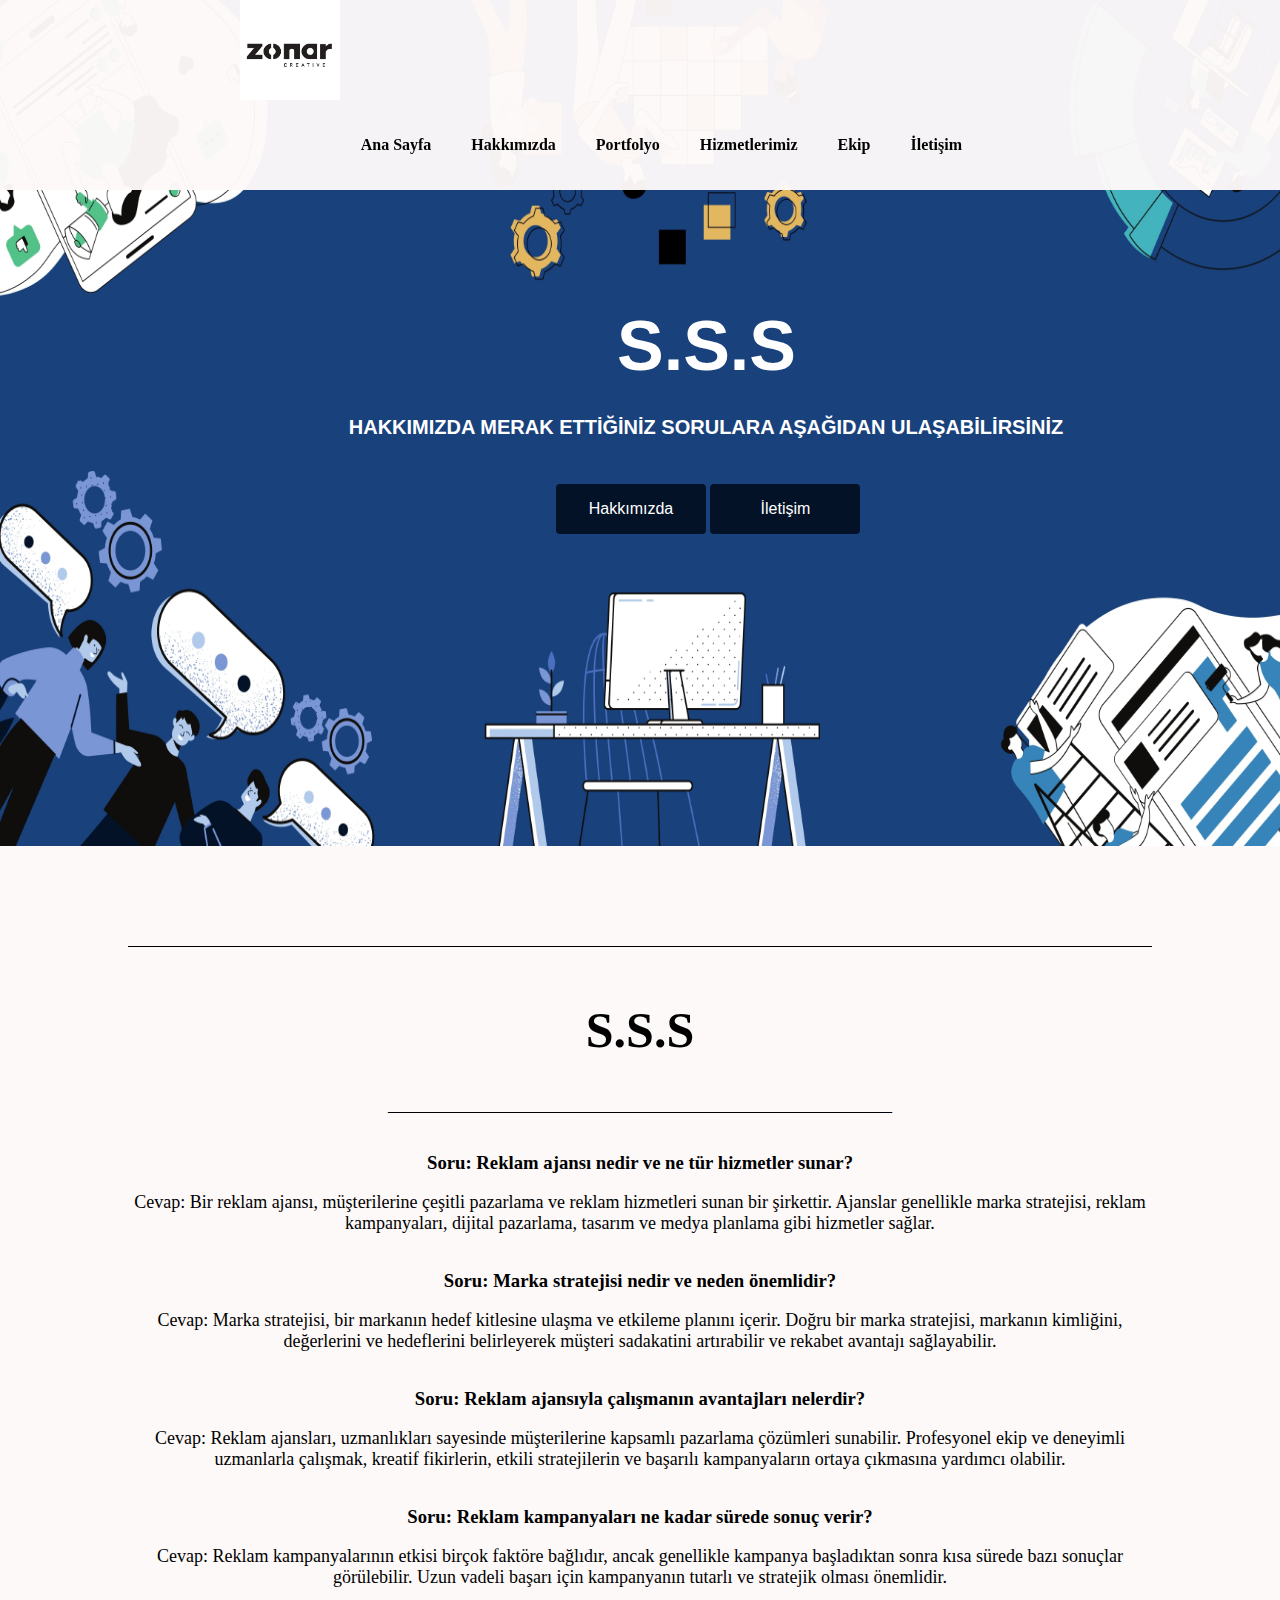
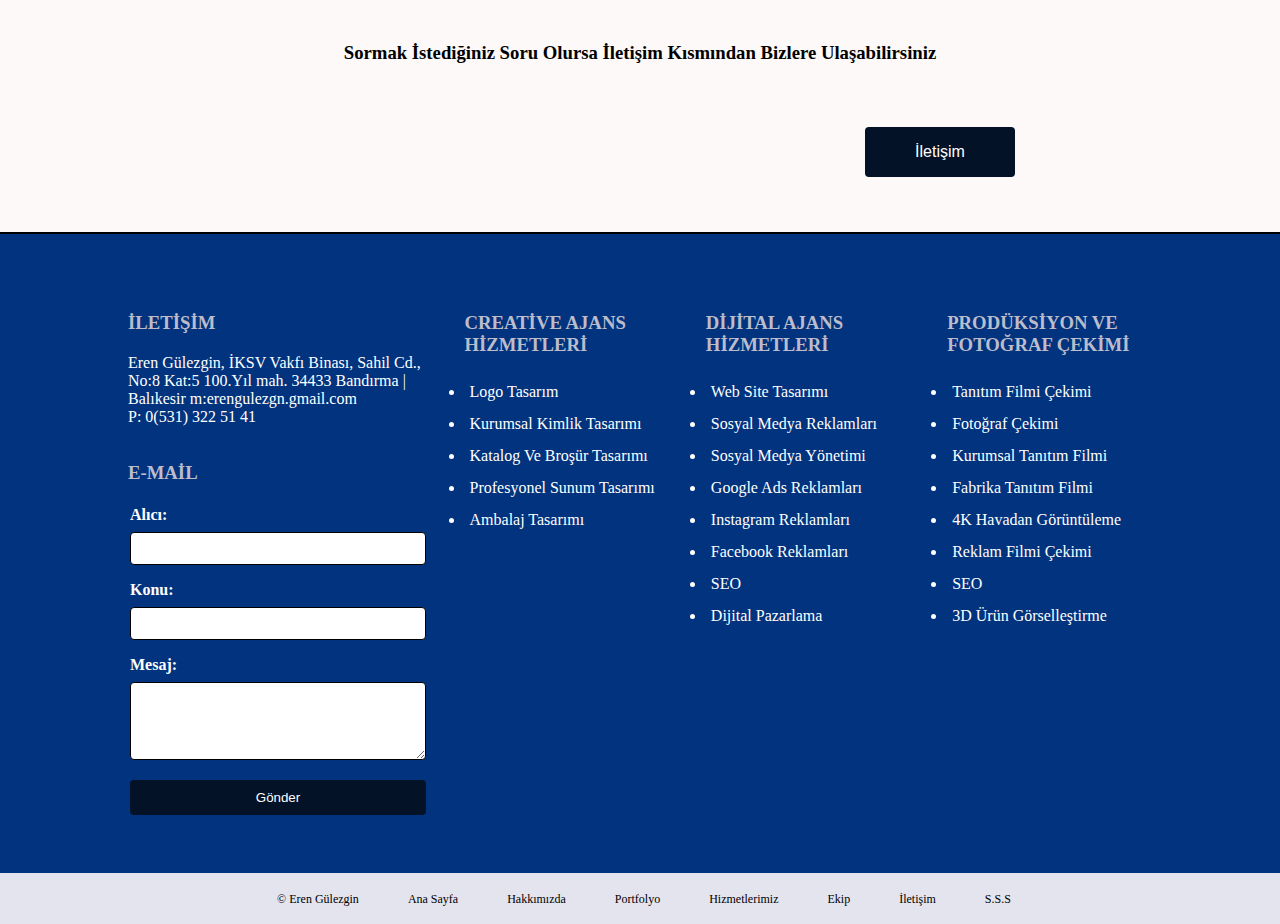
<file: s.s.s.html>
<!DOCTYPE html>
<html lang="en">
<head>
    <meta charset="UTF-8">
    <meta name="viewport" content="width=device-width, initial-scale=1.0">
    <meta name="author" content="ErenGulezgin">
    <link rel="stylesheet" href="style.css">
    <title>ZonarCreative</title>
    <link rel="icon" href="favicon.ico" type="image/x-icon">
</head>
<body>
    
    
    <!--Üst Kısım-->
    <div class="konteyner">
        <div class="ust_kisim">
            <div class="logo">
                <img src="Untitled-1-1.png" alt="">
            </div>
            <ul>
                <li><a href="index.html">Ana Sayfa</a></li>
                <li><a href="Hakkımızda.html">Hakkımızda</a></li>
                <li><a href="Portfolyo.html">Portfolyo</a></li>
                <li><a href="Hizmetlerimiz.html">Hizmetlerimiz</a></li>
                <li><a href="Ekip.html">Ekip</a></li>
                <li><a href="İletişim.html">İletişim</a></li>
            </ul>
        </div>
       <div class="merkez_yazi_sss">
        <h1>S.S.S</h1>
        <h2>HAKKIMIZDA MERAK ETTİĞİNİZ SORULARA AŞAĞIDAN ULAŞABİLİRSİNİZ</h2>

        <a href="Hakkımızda.html" target=""><button type="button">Hakkımızda</button></a>
        <a href="İletişim.html" target=""><button type="button">İletişim</button></a>
        </div>

    </div>
    <!--Üst Kısım Bitiş-->

     <!--Orta Kısım-->

     <section id="Hakkımızda">
        <div class="ic_sayfa">
            <div class="icerik">
                <hr size="1" color="black"> <br> <br><br>
                <h1>S.S.S</h1> <br> <br>
                <p>________________________________________________________</p>
                <br><br><h3>Soru: Reklam ajansı nedir ve ne tür hizmetler sunar?</h3>
                <br><p>Cevap: Bir reklam ajansı, müşterilerine çeşitli pazarlama ve reklam hizmetleri sunan bir şirkettir. Ajanslar genellikle marka stratejisi, reklam kampanyaları, dijital pazarlama, tasarım ve medya planlama gibi hizmetler sağlar.</p>
                <br><br><h3>Soru: Marka stratejisi nedir ve neden önemlidir?</h3>
                <br><p>Cevap: Marka stratejisi, bir markanın hedef kitlesine ulaşma ve etkileme planını içerir. Doğru bir marka stratejisi, markanın kimliğini, değerlerini ve hedeflerini belirleyerek müşteri sadakatini artırabilir ve rekabet avantajı sağlayabilir.</p>
                <br> <br><h3>Soru: Reklam ajansıyla çalışmanın avantajları nelerdir?</h3>
                <br><p>Cevap: Reklam ajansları, uzmanlıkları sayesinde müşterilerine kapsamlı pazarlama çözümleri sunabilir. Profesyonel ekip ve deneyimli uzmanlarla çalışmak, kreatif fikirlerin, etkili stratejilerin ve başarılı kampanyaların ortaya çıkmasına yardımcı olabilir.</p>
                <br><br><h3>Soru: Reklam kampanyaları ne kadar sürede sonuç verir?</h3>
                <br><p>Cevap: Reklam kampanyalarının etkisi birçok faktöre bağlıdır, ancak genellikle kampanya başladıktan sonra kısa sürede bazı sonuçlar görülebilir. Uzun vadeli başarı için kampanyanın tutarlı ve stratejik olması önemlidir.</p>
                <br><br><br><h3>Sormak İstediğiniz Soru Olursa İletişim Kısmından Bizlere Ulaşabilirsiniz</h3> <br>

                <div class="sssbuton">
                    <a href="İletişim.html" target=""><button type="button">İletişim</button></a>
                </div>
                
                
            </div>
        </div>
     </section>

     <footer id="alt_kisim">
        <div class="ic_kisim">
            <div class="icerik_kisim"> <br>
                <h3>İLETİŞİM</h3>
                <p>Eren Gülezgin, İKSV Vakfı Binası, Sahil Cd., No:8 Kat:5 100.Yıl mah. 34433 Bandırma | Balıkesir m:erengulezgn.gmail.com <br>P: 0(531) 322 51 41</p>
                <br>
                <br><h3>E-MAİL</h3>
                <div class="email-form">
                    <label for="recipient">Alıcı:</label>
                    <input type="email" id="recipient" name="recipient" required>
            
                    <label for="subject">Konu:</label>
                    <input type="text" id="subject" name="subject" required>
            
                    <label for="message">Mesaj:</label>
                    <textarea id="message" name="message" rows="4" required></textarea>
            
                    <button type="submit" onclick="sendEmail()">Gönder</button>
                    <br> <br> 
                </div> <br>

            </div>
            <div class="icerik_kisim"> <br>
                <h3>CREATİVE AJANS HİZMETLERİ</h3>
                <ul>
                    <li>Logo Tasarım</li>
                    <li>Kurumsal Kimlik Tasarımı</li>
                    <li>Katalog Ve Broşür Tasarımı</li>
                    <li>Profesyonel Sunum Tasarımı</li>
                    <li>Ambalaj Tasarımı</li>
                </ul>
            </div>
            <div class="icerik_kisim"> <br>
                <h3>DİJİTAL AJANS HİZMETLERİ</h3>
                <ul>
                    <li>Web Site Tasarımı</li>
                    <li>Sosyal Medya Reklamları</li>
                    <li>Sosyal Medya Yönetimi</li>
                    <li>Google Ads Reklamları</li>
                    <li>Instagram Reklamları</li>
                    <li>Facebook Reklamları</li>
                    <li>SEO</li>
                    <li>Dijital Pazarlama</li>
               </ul>
            </div>
            <div class="icerik_kisim"> <br>
                <h3>PRODÜKSİYON VE FOTOĞRAF ÇEKİMİ</h3>
                <ul>
                    <li>Tanıtım Filmi Çekimi</li>
                    <li>Fotoğraf Çekimi</li>
                    <li>Kurumsal Tanıtım Filmi</li>
                    <li>Fabrika Tanıtım Filmi</li>
                    <li>4K Havadan Görüntüleme</li>
                    <li>Reklam Filmi Çekimi</li>
                    <li>SEO</li>
                    <li>3D Ürün Görselleştirme</li>
               </ul>
            </div>
            
        </div>
     </footer>

    <div class="son_kisim">
        <ul>
            <li><a>© Eren Gülezgin</a></li>
            <li><a href="index.html">Ana Sayfa</a></li>
            <li><a href="Hakkımızda.html">Hakkımızda</a></li>
            <li><a href="Portfolyo.html">Portfolyo</a></li>
            <li><a href="Hizmetlerimiz.html">Hizmetlerimiz</a></li>
            <li><a href="Ekip.html">Ekip</a></li>
            <li><a href="İletişim.html">İletişim</a></li>
            <li><a href="s.s.s.html">S.S.S</a></li>
            
        </ul>
        
    </div>








    
</body>
</html>
</file>
<file: style.css>
*{
    box-sizing: border-box;
    text-decoration: none;
    margin: 0;
    padding: 0;

}

@import url('https://fonts.googleapis.com/css2?family=Roboto:wght@100&display=swap');


body{
    background-color: #fdf9f9;
}

/* ANA SAYFA SAYFA CSS */
.konteyner{
    background:url(White\ and\ Yellow\ Illustration\ Minimalist\ Geometric\ Digital\ Marketing\ Agency\ Banner\ \(4\).jpg);
    height: 94vh;
    background-size: 100% 100%;
}

.konteyner .ust_kisim{
    width: 100%;
    background-color:#fdf9f9f7;
}


.ust_kisim .logo img{
    display: inline-block;
    width: 100px;
    height: 100px;
    float: left;
    margin: 0px 240px;
}




.ust_kisim ul{
    float: right;
    margin-right: 300px;
    font-weight: bold;
}

.ust_kisim ul li{
    list-style: none;
    display: inline-block;
    margin:0 15px;
    line-height: 90px;
}

.ust_kisim ul li a{
    color: rgb(0, 0, 0);
    text-decoration: none;
    font-size: 16px;
    padding: 5px 3px;
    font-family: Roboto;
}

.konteyner .merkez_yazi{
    position:absolute;
    top: 34%;
    left: 20%;
    transform:translate(-50%-50%);
    font-family: sans-serif;
    user-select: none;
}

.merkez_yazi h1{
    color: white;
    font-size: 70px;
    font-weight: bold;
    width: 700px;
    text-align: right;
}

.merkez_yazi h2{
    color: white;
    font-size: 15px;
    width: 650px;
    text-align: right;
    margin-top: 30px;
}

a button {
    background-color: #041228;
    border: none;
    color: white;
    padding: 10px 25px;
    text-align: center;
    text-decoration: none;
    display: inline-block;
    font-size: 16px;
    cursor: pointer;
    position: relative;
    top: 45px;
    left: 300px;
    width: 150px;
    height: 50px; 
}

.ic_sayfa{
    display: flex;
    align-items: center;
    justify-content: space-between;
    margin: 0 auto;
    width: 80%;
}

.icerik{
    align-items: center;
    justify-content: center;
    text-align: center;
    
}

.icerik h1{
    font-size: 50px;

}

.icerik p{
    font-size: 18px;
}

section{
    padding: 100px 0;
    border-bottom: 2px solid  rgb(0, 0, 0);
}

.ust_kisim{
    position: fixed;
    z-index: 5;
}

footer{
    background-color: #01337e;
    color: white;
    padding: 60px 0 20px 0;
}

.ic_kisim{
    display: flex;
    flex-wrap: wrap;
    justify-content: space-between;
    align-items: flex-start;
    margin: 0 auto;
    width: 80%;
}

.icerik_kisim{
    flex-basis: 20%;
}

.icerik_kisim h3{
    margin-bottom: 20px;
    color: #bcbccb;
}

.ic_kisim li{
    padding: 7px 5px;

}



.son_kisim{
    text-align: center;
    justify-content: center;
    background-color: #e4e4ee;
    display: flex;
    flex-wrap: wrap;
}



.son_kisim ul{
    float: right;
    margin-right: 11px;

}

.son_kisim ul li{ 
    list-style: none;
    display: inline-block;
    margin:0 12px;
    line-height: 50px;

}

.son_kisim ul li a{
    color: rgb(0, 0, 0);
    text-decoration: none;
    font-size: 12px;
    padding: 15px 1px 0 20px;
    font-family: Roboto;
}

.email-form {
    background-color: #e4e4ee00;
    padding: 2px;
    border-radius: 8px;
    width: 300px;
}

label {
    display: block;
    margin-bottom: 8px;
    font-weight: bold;
}

input {
    width: 100%;
    padding: 8px;
    margin-bottom: 16px;
    box-sizing: border-box;
    border: 1px solid #000000;
    border-radius: 4px;
}

textarea {
    width: 100%;
    padding: 8px;
    margin-bottom: 16px;
    box-sizing: border-box;
    border: 1px solid #000000;
    border-radius: 4px;
}

button {
    background-color: #041228;
    color: #fff;
    padding: 10px;
    border: none;
    border-radius: 4px;
    cursor: pointer;
    width: 100%;
}

/* ANA SAYFA SAYFA CSS BİTİŞ*/

/* HAKKIMIZDA SAYFASI CSS */

.konteyner .merkez_yazi_hakkimizda{
    position:absolute;
    top: 34%;
    left: 20%;
    transform:translate(-50%-50%);
    font-family: sans-serif;
    user-select: none;
}

.merkez_yazi_hakkimizda h1{
    color: white;
    font-size: 70px;
    font-weight: bold;
    width: 640px;
    text-align: right;
}

.merkez_yazi_hakkimizda h2{
    color: white;
    font-size: 15px;
    width: 500px;
    text-align: right;
    margin-top: 30px;
}

/* HAKKIMIZDA SAYFASI CSS BİTİŞ*/


/* PORTFOLYO SAYFASI CSS */

.konteyner .merkez_yazi_portfolyo{
    position:absolute;
    top: 34%;
    left: 20%;
    transform:translate(-50%-50%);
    font-family: sans-serif;
    user-select: none;
}

.merkez_yazi_portfolyo h1{
    color: white;
    font-size: 70px;
    font-weight: bold;
    width: 600px;
    text-align: right;
}

.merkez_yazi_portfolyo h2{
    color: white;
    font-size: 15px;
    width: 680px;
    text-align: right;
    margin-top: 30px;
}

  
  main img {
    width: 25%;
  }

  /* Hizmetlerimiz css */

  .konteyner .merkez_yazi_hizmetlerimiz{
    position:absolute;
    top: 34%;
    left: 20%;
    transform:translate(-50%-50%);
    font-family: sans-serif;
    user-select: none;
}

.merkez_yazi_hizmetlerimiz h1{
    color: white;
    font-size: 70px;
    font-weight: bold;
    width: 680px;
    text-align: right;
}

.merkez_yazi_hizmetlerimiz h2{
    color: white;
    font-size: 15px;
    width: 650px;
    text-align: right;
    margin-top: 30px;
}

/* Ekip Arkadaşlarımız */

.konteyner .merkez_yazi_ekip{
    position:absolute;
    top: 34%;
    left: 20%;
    transform:translate(-50%-50%);
    font-family: sans-serif;
    user-select: none;
}

.merkez_yazi_ekip h1{
    color: white;
    font-size: 70px;
    font-weight: bold;
    width: 780px;
    text-align: right;
}

.merkez_yazi_ekip h2{
    color: white;
    font-size: 15px;
    width: 650px;
    text-align: right;
    margin-top: 30px;
}

a button {
    background-color: #041228;
    border: none;
    color: white;
    padding: 10px 25px;
    text-align: center;
    text-decoration: none;
    display: inline-block;
    font-size: 16px;
    cursor: pointer;
    position: relative;
    top: 45px;
    left: 300px;
    width: 150px;
    height: 50px; 
}

/* İletişim */

.konteyner .merkez_yazi_iletişim{
    position:absolute;
    top: 34%;
    left: 20%;
    transform:translate(-50%-50%);
    font-family: sans-serif;
    user-select: none;
}

.merkez_yazi_iletişim h1{
    color: white;
    font-size: 70px;
    font-weight: bold;
    width: 600px;
    text-align: right;
}

.merkez_yazi_iletişim h2{
    color: white;
    font-size: 30px;
    width: 560px;
    text-align: right;
    margin-top: 30px;
}

.icerik .email-form{
    background-color: #e4e4ee00;
    padding: 2px;
    border-radius: 8px;
    width: 300px;
}

label {
    display: block;
    margin-bottom: 8px;
    font-weight: bold;
}

input {
    width: 100%;
    padding: 8px;
    margin-bottom: 16px;
    box-sizing: border-box;
    border: 1px solid #000000;
    border-radius: 4px;
}

textarea {
    width: 100%;
    padding: 8px;
    margin-bottom: 16px;
    box-sizing: border-box;
    border: 1px solid #000000;
    border-radius: 4px;
}

button {
    background-color: #041228;
    color: #fff;
    padding: 10px;
    border: none;
    border-radius: 4px;
    cursor: pointer;
    width: 100%;
}

.icerik_iletişim{
    display: flex;
    flex-wrap: wrap;
    margin-left: 100px;



}

.adres_iletisim{
  
  margin-left: 200px;
}

/* Hayal Kahvesi CSS */

.konteyner1 .merkez_yazi_hayal{
    position:absolute;
    top: 34%;
    left: 20%;
    transform:translate(-50%-50%);
    font-family: sans-serif;
    user-select: none;
}

.merkez_yazi_hayal h1{
    color: white;
    font-size: 70px;
    font-weight: bold;
    width: 700px;
    text-align: right;
}

.merkez_yazi_hayal h2{
    color: white;
    font-size: 25px;
    width: 510px;
    text-align: right;
    margin-top: 30px;
}

.konteyner1{
    background:url(hayalkahvesi.jpg);
    height: 94vh;
    background-size: 100% 100%;
}

.konteyner1 .ust_kisim{
    width: 100%;
    background-color:#fdf9f9f7;
}

/* palas otel */

.konteyner2 .merkez_yazi_palas{
    position:absolute;
    top: 34%;
    left: 20%;
    transform:translate(-50%-50%);
    font-family: sans-serif;
    user-select: none;
}

.merkez_yazi_palas h1{
    color: white;
    font-size: 70px;
    font-weight: bold;
    width: 630px;
    text-align: right;
}

.merkez_yazi_palas h2{
    color: white;
    font-size: 25px;
    width: 510px;
    text-align: right;
    margin-top: 30px;
}

.konteyner2{
    background:url(bandırmapalas.jpg);
    height: 94vh;
    background-size: 100% 100%;
}

.konteyner2 .ust_kisim{
    width: 100%;
    background-color:#fdf9f9f7;
}

/* bandırma belediyesi */

.konteyner3 .merkez_yazi_belediye{
    position:absolute;
    top: 34%;
    left: 20%;
    transform:translate(-50%-50%);
    font-family: sans-serif;
    user-select: none;
}

.merkez_yazi_belediye h1{
    color: white;
    font-size: 70px;
    font-weight: bold;
    width: 630px;
    text-align: right;
}

.merkez_yazi_belediye h2{
    color: white;
    font-size: 25px;
    width: 510px;
    text-align: right;
    margin-top: 30px;
}

.konteyner3{
    background:url(bandırmabelediyesi.jpg);
    height: 94vh;
    background-size: 100% 100%;
}

.konteyner3 .ust_kisim{
    width: 100%;
    background-color:#fdf9f9f7;
}

/* S.S.S */

.konteyner .merkez_yazi_sss{
    position:absolute;
    top: 34%;
    left: 20%;
    transform:translate(-50%-50%);
    font-family: sans-serif;
    user-select: none;
}

.merkez_yazi_sss h1{
    color: white;
    font-size: 70px;
    font-weight: bold;
    width: 540px;
    text-align: right;
}

.merkez_yazi_sss h2{
    color: white;
    font-size: 20px;
    width: 900px;
    text-align: center;
    margin-top: 30px;
}

/* yukarı butonu */
</file>
